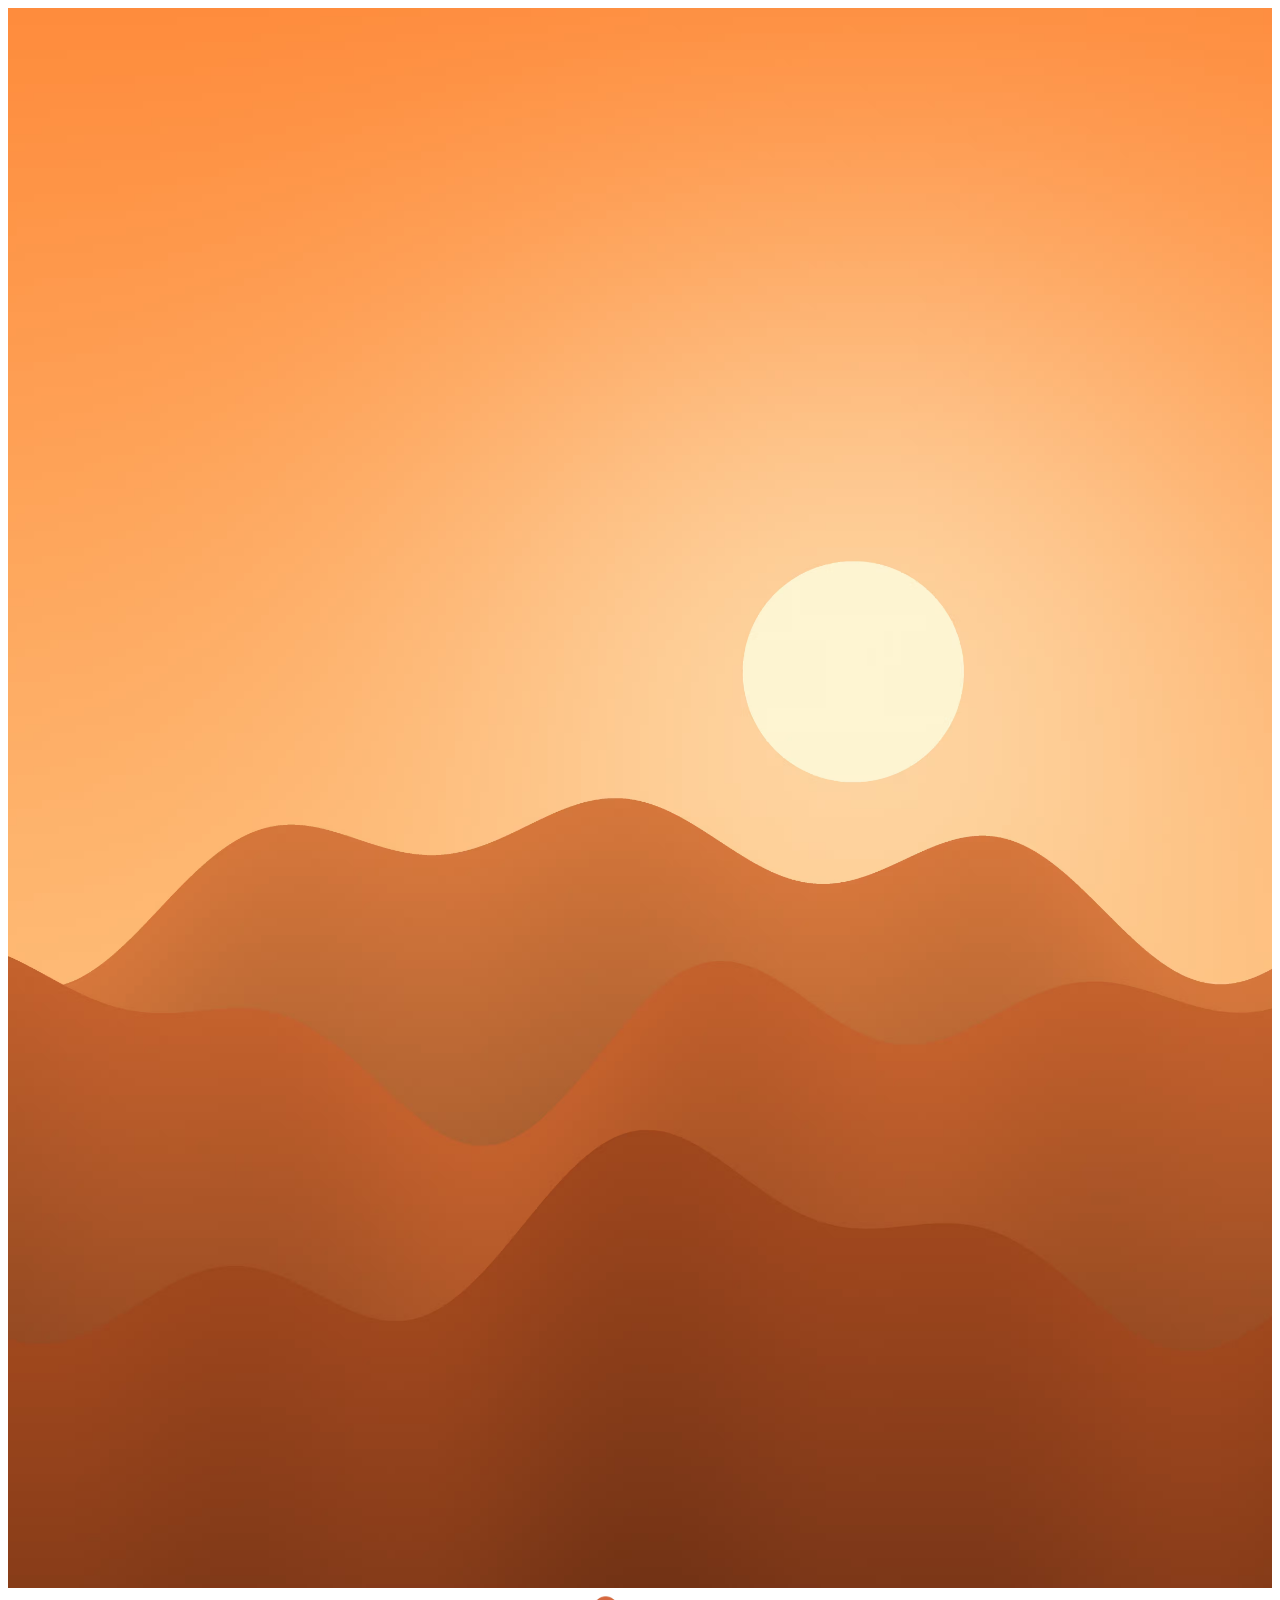
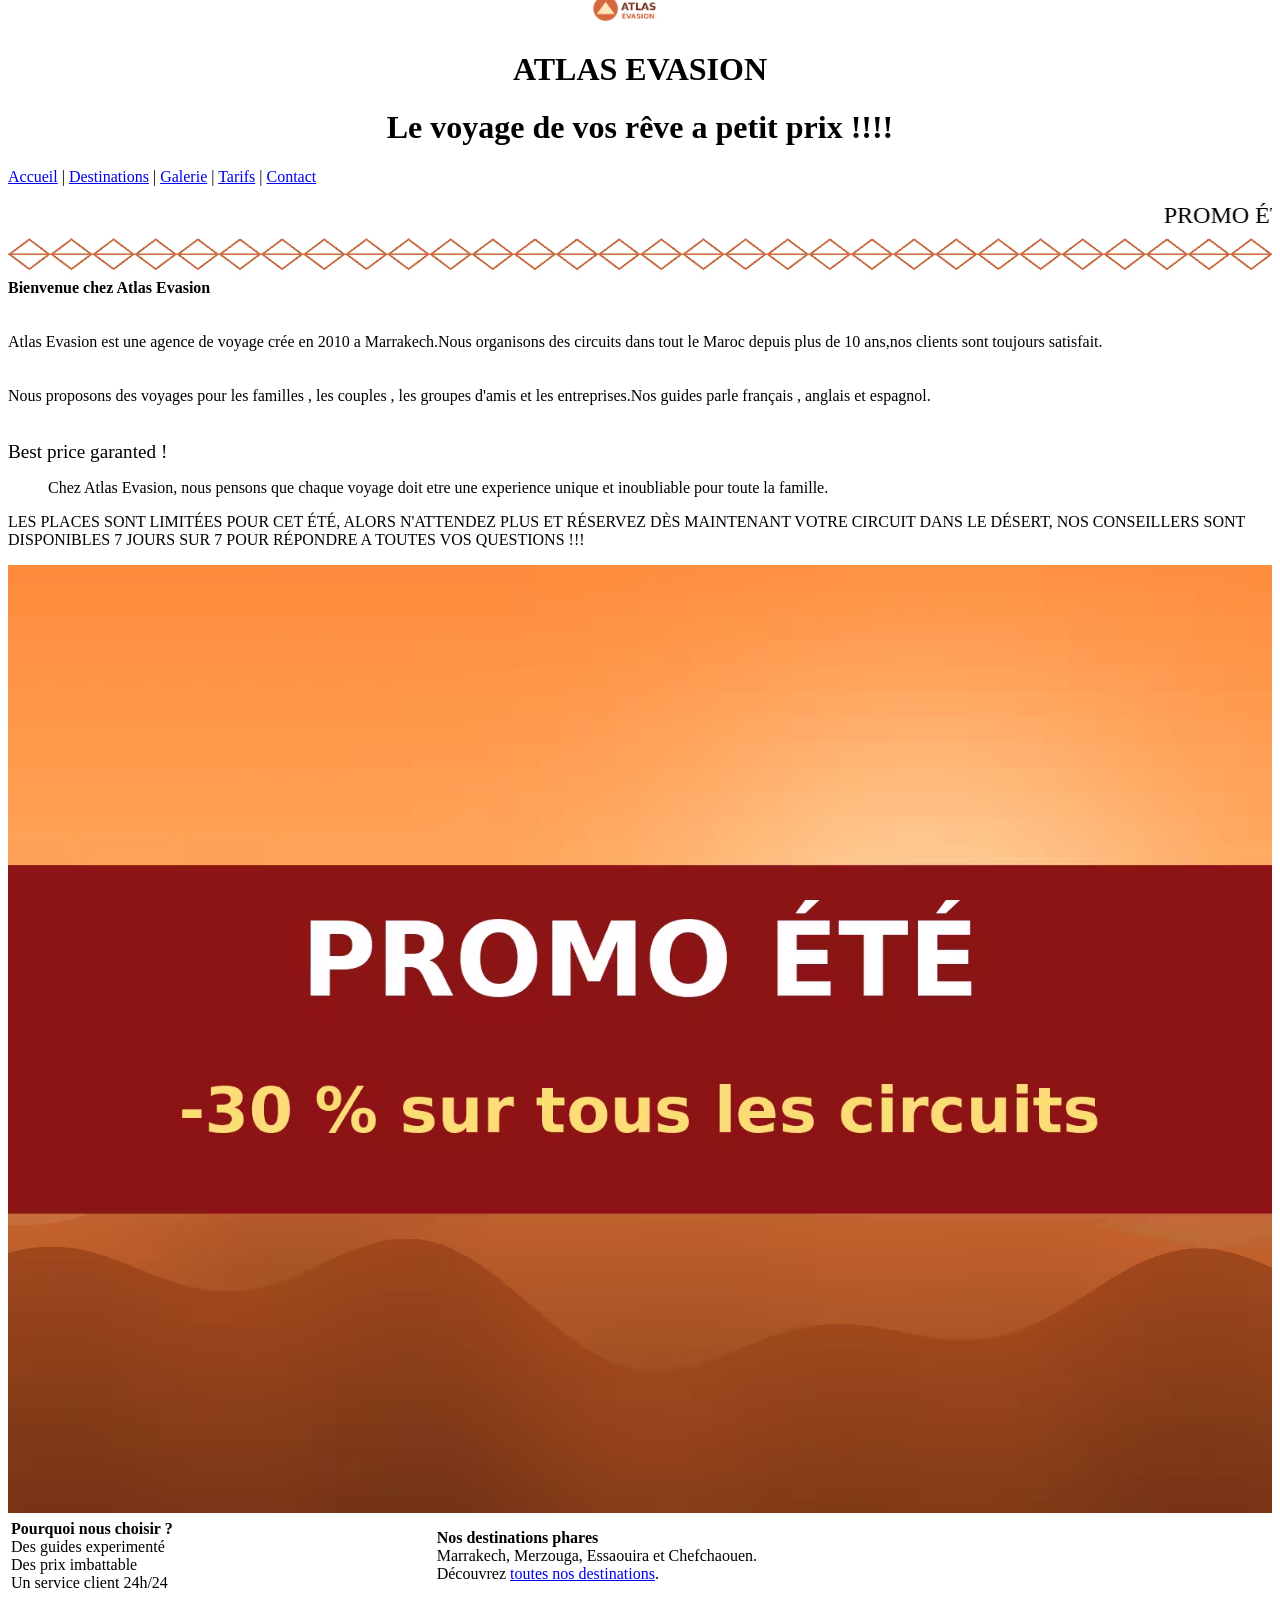
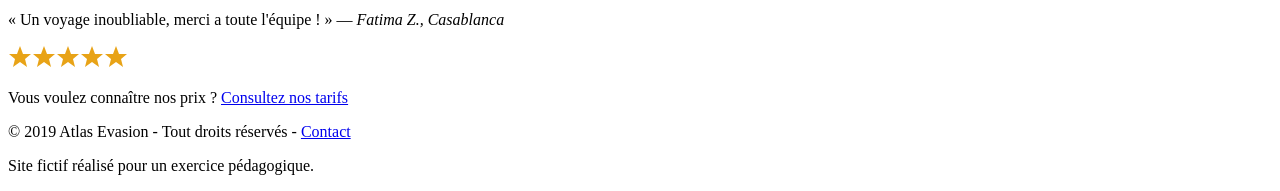
<file: index.html>
<!DOCTYPE html>
<html lang="fr">
<head>
<meta charset="UTF-8">
<meta name="viewport" content="width=device-width, initial-scale=1">
<title>Atlas Evasion - Accueil</title>
<meta name="description" content="Atlas Évasion, agence de voyage à Marrakech : circuits dans le désert, séjours à Essaouira et excursions dans l'Atlas.">
<link rel="stylesheet" href="style.css">
</head>
<body>

<div id="banniere">
<!-- Image LCP : pas de lazy-load, chargement prioritaire. Dimensions estimées : à remplacer par les vraies. -->
<img src="images/hero-desert.avif" alt="Dunes du désert de Merzouga au coucher du soleil" width="1600" height="900" fetchpriority="high">
</div>

<div id="entete">
<center>
<!-- Dimensions estimées : à remplacer par les vraies. -->
<a href="index.html"><img src="images/logo.avif" alt="Atlas Evasion - Accueil" width="100" height="100"></a>
<h1>ATLAS EVASION</h1>
<h1>Le voyage de vos rêve a petit prix !!!!</h1>
</center>
<p><a href="index.html">Accueil</a> | <a href="destinations.html">Destinations</a> | <a href="galerie.html">Galerie</a> | <a href="tarifs.html">Tarifs</a> | <a href="contact.html">Contact</a></p>
</div>

<marquee><font size="5">PROMO ÉTÉ : -30% sur tout les circuits jusqu'au 31/12/2022 !!! Book now !!!</font></marquee>

<!-- Désactivé : le WAV est lourd et l'autoplay est bloqué par les navigateurs.
<audio src="media/ambiance.wav" autoplay loop></audio>
-->

<!-- Image décorative : alt vide. Dimensions estimées : à remplacer par les vraies. -->
<img src="images/separateur.avif" alt="" width="800" height="40" loading="lazy" decoding="async">

<div id="presentation">
<b>Bienvenue chez Atlas Evasion</b>
<br><br><br>
Atlas Evasion est une agence de voyage crée en 2010 a Marrakech.Nous organisons des circuits dans tout le Maroc depuis plus de 10 ans,nos clients sont toujours satisfait.
<br><br><br>
Nous proposons des voyages pour les familles , les couples , les groupes d'amis et les entreprises.Nos guides parle français , anglais et espagnol.
<br><br><br>
<big>Best price garanted !</big>
</div>

<blockquote>Chez Atlas Evasion, nous pensons que chaque voyage doit etre une experience unique et inoubliable pour toute la famille.</blockquote>

<p>LES PLACES SONT LIMITÉES POUR CET ÉTÉ, ALORS N'ATTENDEZ PLUS ET RÉSERVEZ DÈS MAINTENANT VOTRE CIRCUIT DANS LE DÉSERT, NOS CONSEILLERS SONT DISPONIBLES 7 JOURS SUR 7 POUR RÉPONDRE A TOUTES VOS QUESTIONS !!!</p>

<img src="images/promo-ete.avif" alt="Promotion d'été sur les circuits" width="800" height="200" loading="lazy" decoding="async">

<table width="100%">
<tr>
<td>
<b>Pourquoi nous choisir ?</b><br>
Des guides experimenté<br>
Des prix imbattable<br>
Un service client 24h/24<br>
</td>
<td>
<b>Nos destinations phares</b><br>
Marrakech, Merzouga, Essaouira et Chefchaouen.<br>
Découvrez <a href="destinations.html">toutes nos destinations</a>.
</td>
</tr>
</table>

<p>« Un voyage inoubliable, merci a toute l'équipe ! » — <cite>Fatima Z., Casablanca</cite></p>
<svg role="img" aria-label="Note de 5 étoiles sur 5" width="120" height="24" viewBox="0 0 120 24"><g transform="translate(0,0)" fill="#E8A317"><polygon points="12,1 15,9 23,9 17,14 19,22 12,17 5,22 7,14 1,9 9,9"/></g><g transform="translate(24,0)" fill="#E8A317"><polygon points="12,1 15,9 23,9 17,14 19,22 12,17 5,22 7,14 1,9 9,9"/></g><g transform="translate(48,0)" fill="#E8A317"><polygon points="12,1 15,9 23,9 17,14 19,22 12,17 5,22 7,14 1,9 9,9"/></g><g transform="translate(72,0)" fill="#E8A317"><polygon points="12,1 15,9 23,9 17,14 19,22 12,17 5,22 7,14 1,9 9,9"/></g><g transform="translate(96,0)" fill="#E8A317"><polygon points="12,1 15,9 23,9 17,14 19,22 12,17 5,22 7,14 1,9 9,9"/></g></svg>

<p>Vous voulez connaître nos prix ? <a href="tarifs.html">Consultez nos tarifs</a></p>

<div id="pied">
<p>© 2019 Atlas Evasion - Tout droits réservés - <a href="contact.html">Contact</a></p>
<p>Site fictif réalisé pour un exercice pédagogique.</p>
</div>

</body>
</html>
</file>
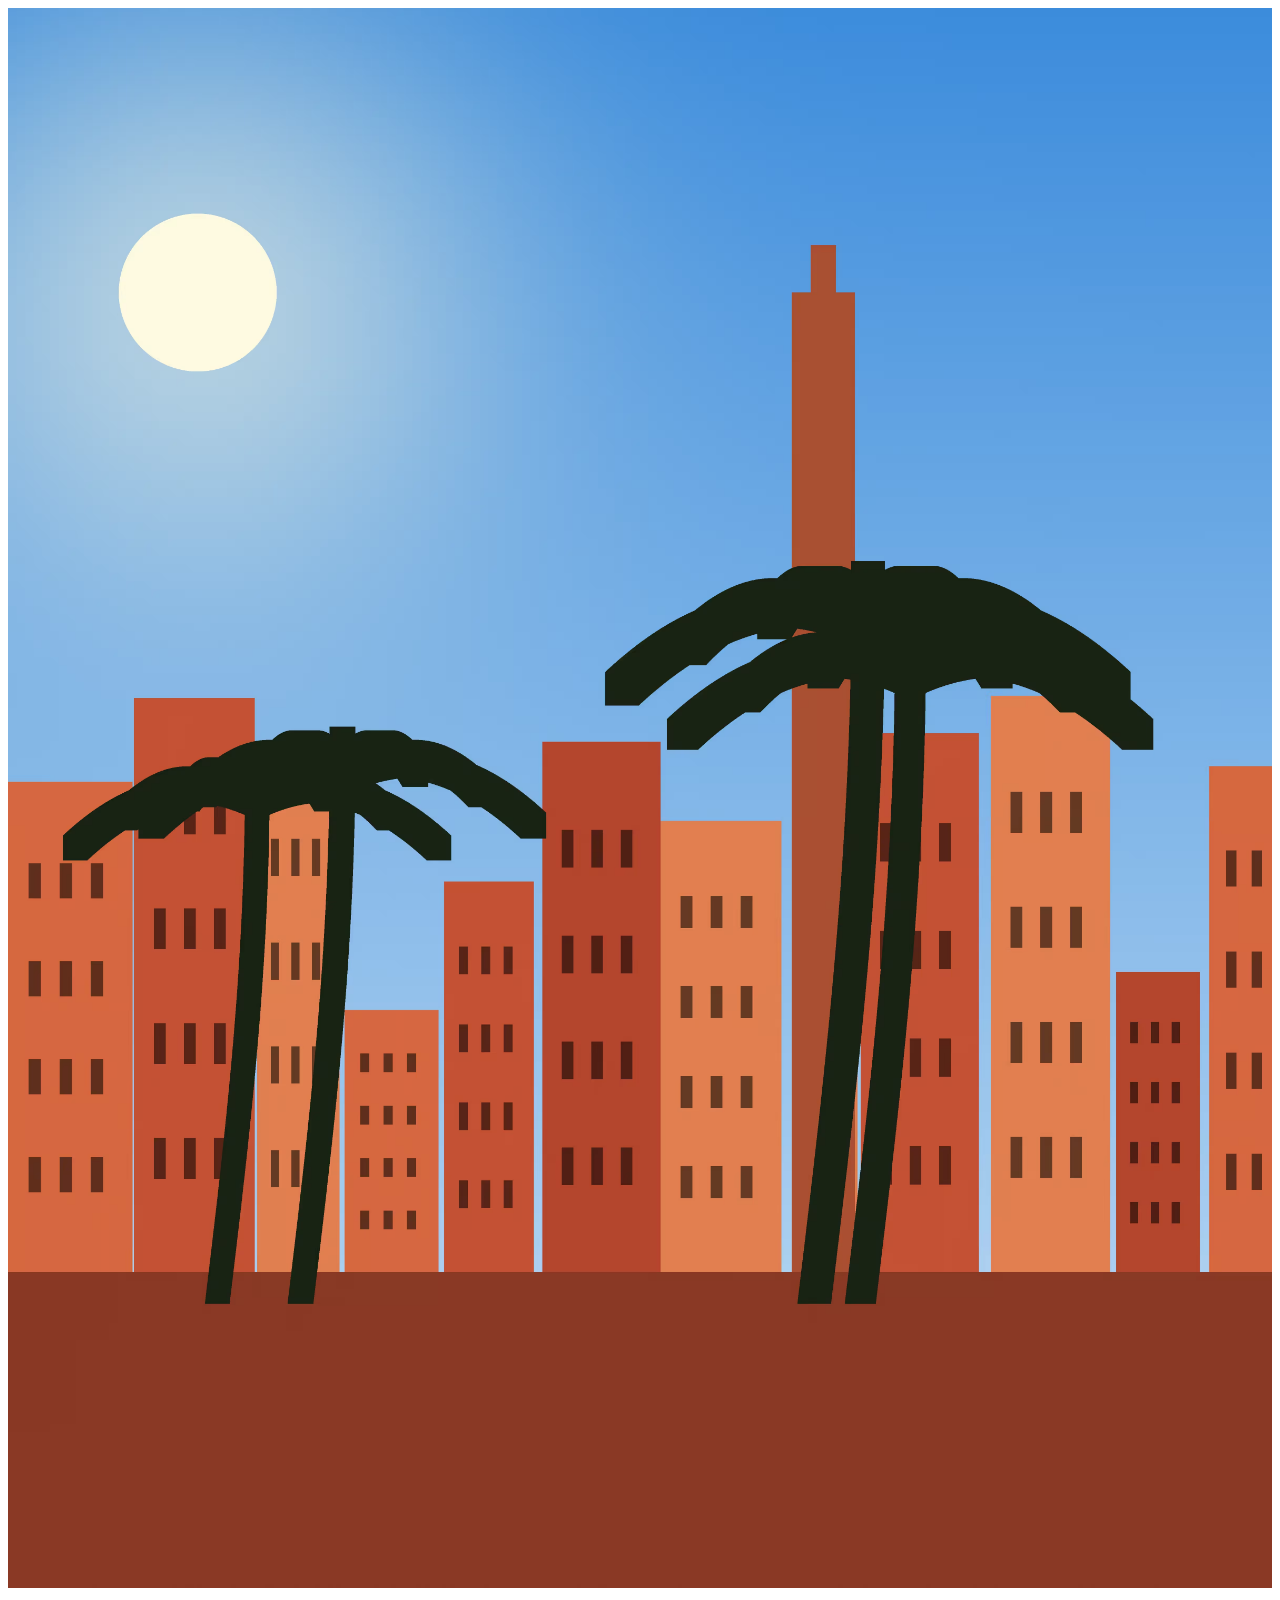
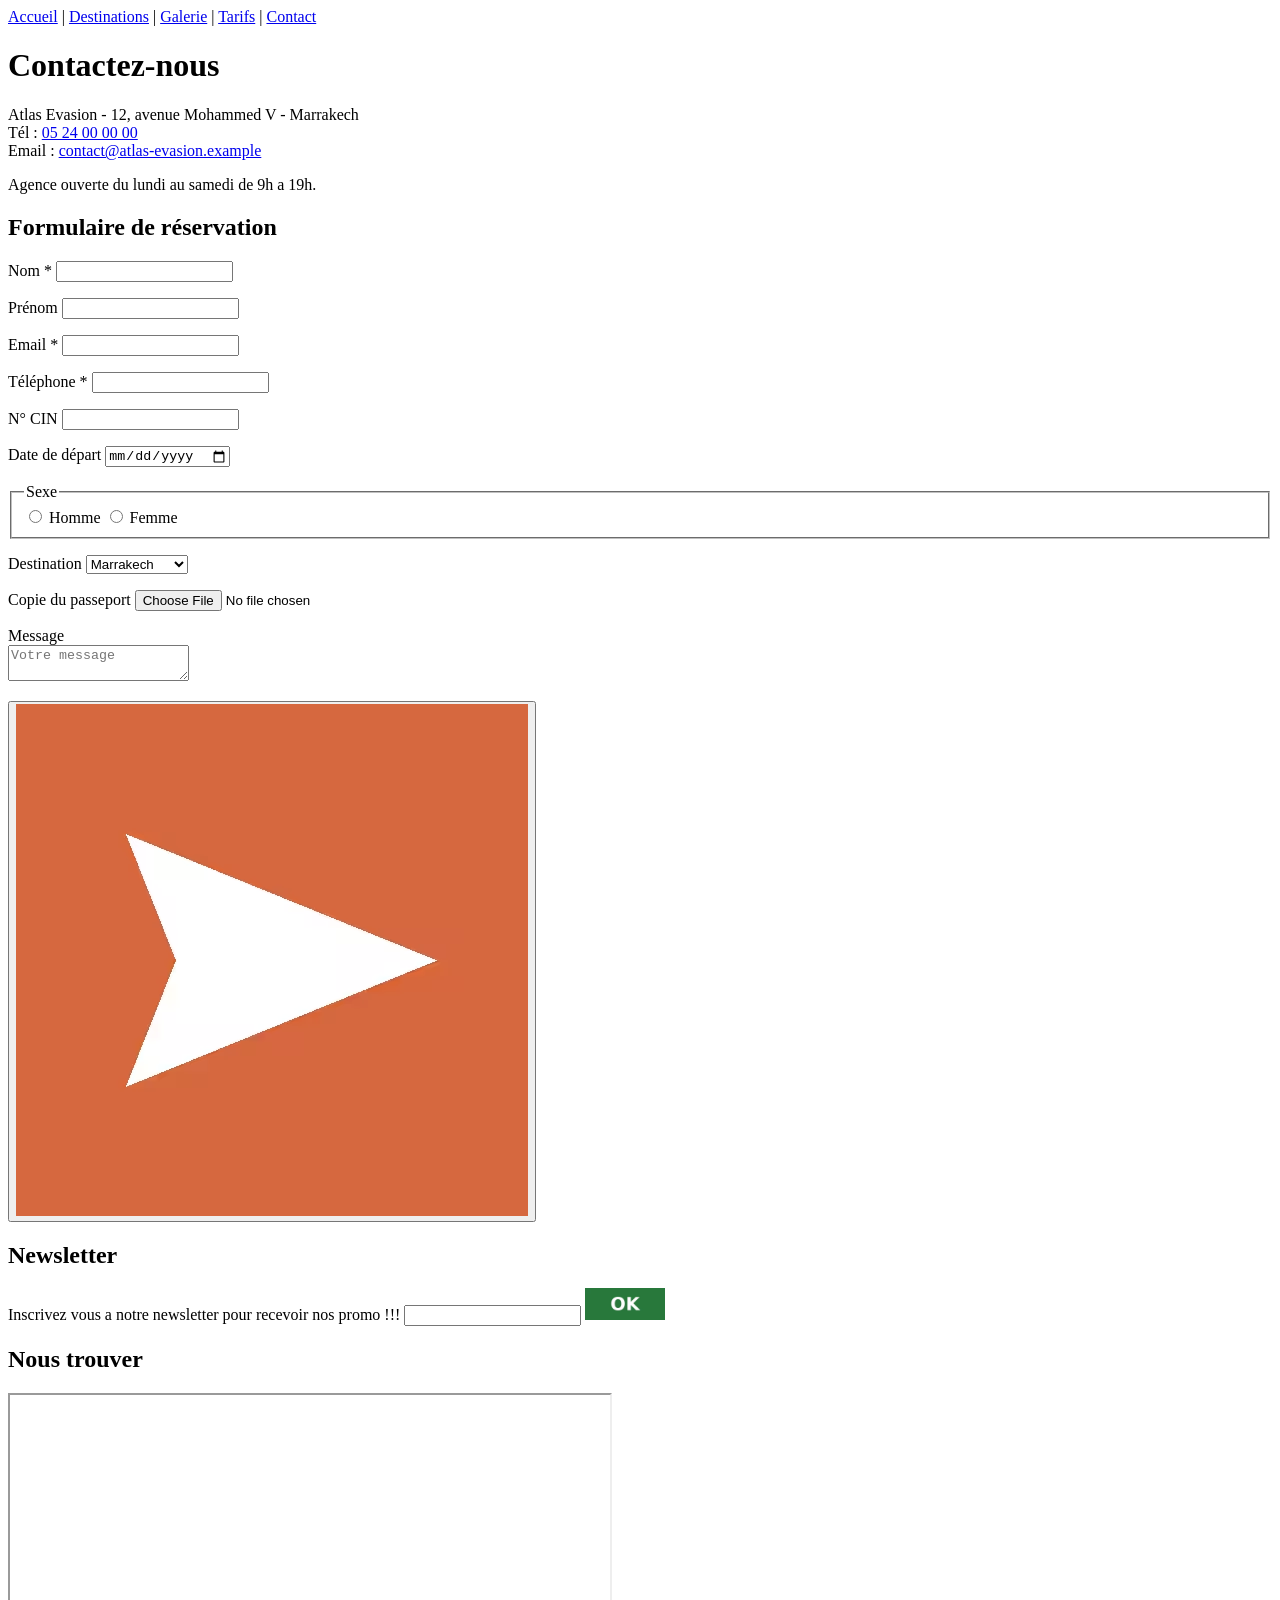
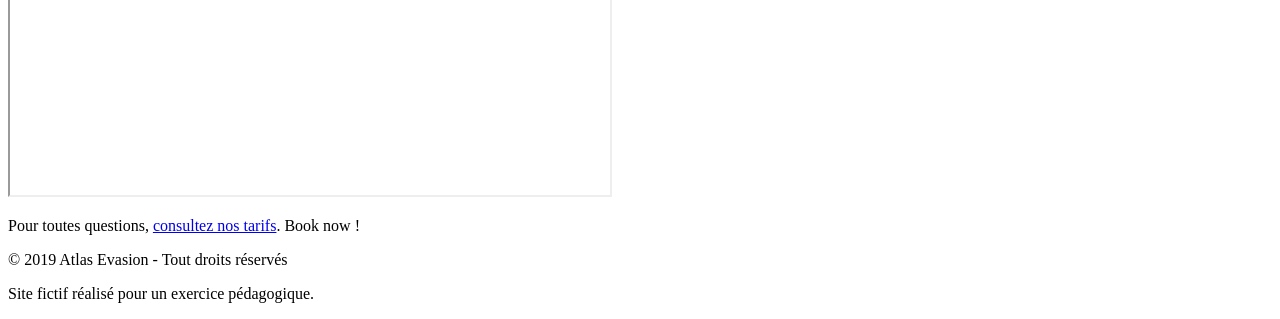
<file: contact.html>
<!DOCTYPE html>
<html lang="fr">
<head>
<meta charset="UTF-8">
<meta name="viewport" content="width=device-width, initial-scale=1">
<title>Atlas Evasion - Contact</title>
<meta name="description" content="Contactez Atlas Évasion pour réserver votre voyage au Maroc.">
<link rel="stylesheet" href="style.css">
</head>
<body>

<!-- Image LCP : chargement prioritaire. Dimensions estimées : à remplacer par les vraies. -->
<img src="images/banniere-contact.avif" alt="La médina de Marrakech et le minaret de la Koutoubia" width="1600" height="400" fetchpriority="high">

<div id="menu">
<p><a href="index.html">Accueil</a> | <a href="destinations.html">Destinations</a> | <a href="galerie.html">Galerie</a> | <a href="tarifs.html">Tarifs</a> | <a href="contact.html">Contact</a></p>
</div>

<h1>Contactez-nous</h1>

<p id="infos">Atlas Evasion - 12, avenue Mohammed V - Marrakech<br>
Tél : <a href="tel:+212524000000">05 24 00 00 00</a><br>
Email : <a href="mailto:contact@atlas-evasion.example">contact@atlas-evasion.example</a></p>

<p>Agence ouverte du lundi au samedi de 9h a 19h.</p>

<h2>Formulaire de réservation</h2>

<form action="https://www.it-training.ma/atlas/envoi.php" method="post" enctype="multipart/form-data">

<p><label for="nom">Nom *</label> <input type="text" id="nom" name="nom" autocomplete="family-name" required></p>

<p><label for="prenom">Prénom</label> <input type="text" id="prenom" name="prenom" autocomplete="given-name"></p>

<p><label for="email">Email *</label> <input type="email" id="email" name="email" autocomplete="email" required></p>

<p><label for="tel">Téléphone *</label> <input type="tel" id="tel" name="tel" autocomplete="tel" required></p>

<p><label for="cin">N° CIN</label> <input type="text" id="cin" name="cin"></p>

<p><label for="date_depart">Date de départ</label> <input type="date" id="date_depart" name="date_depart"></p>

<fieldset>
<legend>Sexe</legend>
<label><input type="radio" name="sexe" value="H"> Homme</label>
<label><input type="radio" name="sexe" value="F"> Femme</label>
</fieldset>

<p><label for="destination">Destination</label>
<select id="destination" name="destination">
<option>Marrakech</option>
<option>Merzouga</option>
<option>Chefchaouen</option>
<option>Essaouira</option>
</select></p>

<p><label for="passeport">Copie du passeport</label> <input type="file" id="passeport" name="passeport"></p>

<p><label for="message">Message</label><br>
<textarea id="message" name="message" placeholder="Votre message"></textarea></p>

<p><button type="submit"><img src="images/icone-envoyer.avif" alt="Envoyer" width="40" height="40"></button></p>

</form>

<div id="newsletter">
<h2>Newsletter</h2>
<form action="https://www.it-training.ma/atlas/newsletter.php" method="post">
<p><label for="mail_news">Inscrivez vous a notre newsletter pour recevoir nos promo !!!</label> <input type="email" id="mail_news" name="mail_news" autocomplete="email" required> <input type="image" src="images/btn-ok.avif" alt="S'inscrire à la newsletter" width="80" height="32"></p>
</form>
</div>

<h2>Nous trouver</h2>
<iframe src="https://www.openstreetmap.org/export/embed.html?bbox=-8.02%2C31.62%2C-7.98%2C31.64&amp;layer=mapnik" title="Carte : emplacement d'Atlas Evasion à Marrakech" width="600" height="400" loading="lazy"></iframe>

<p>Pour toutes questions, <a href="tarifs.html">consultez nos tarifs</a>. <span lang="en">Book now !</span></p>

<div id="pied">
<p>© 2019 Atlas Evasion - Tout droits réservés</p>
<p>Site fictif réalisé pour un exercice pédagogique.</p>
</div>

</body>
</html>
</file>
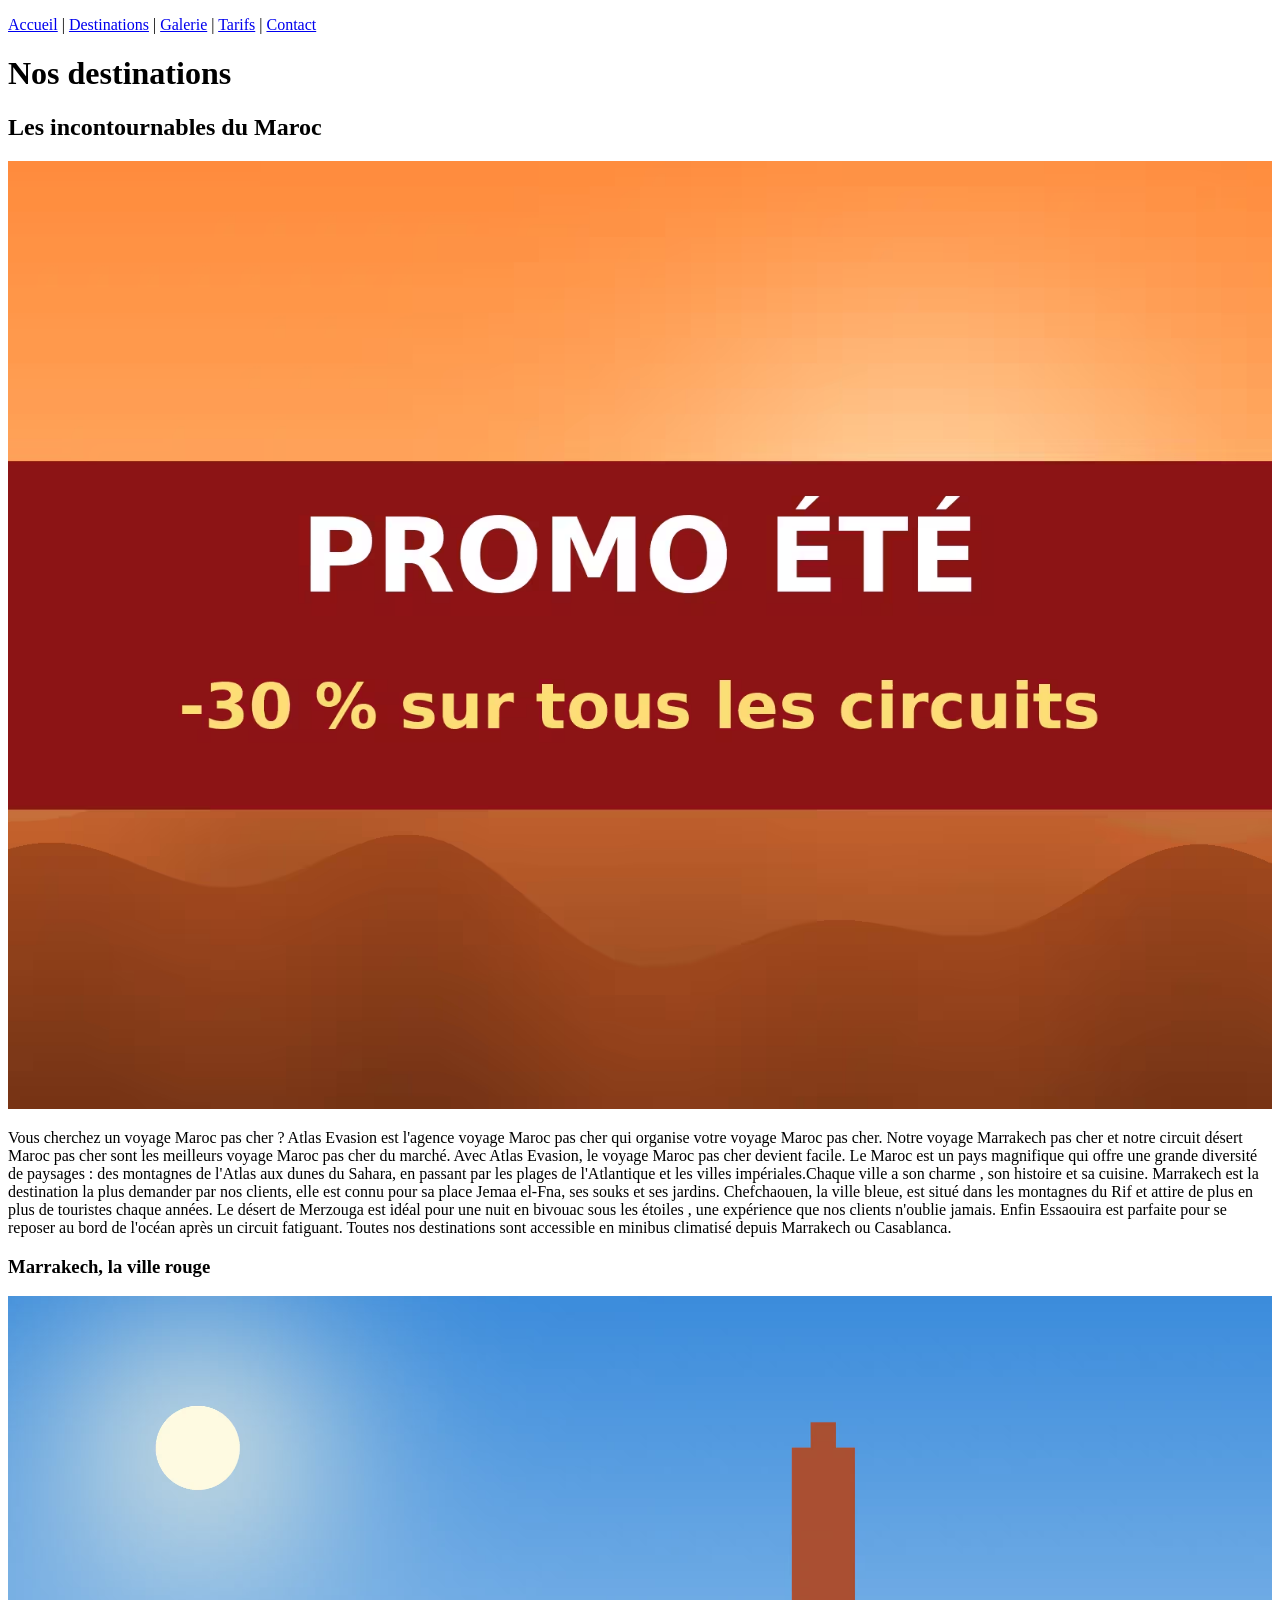
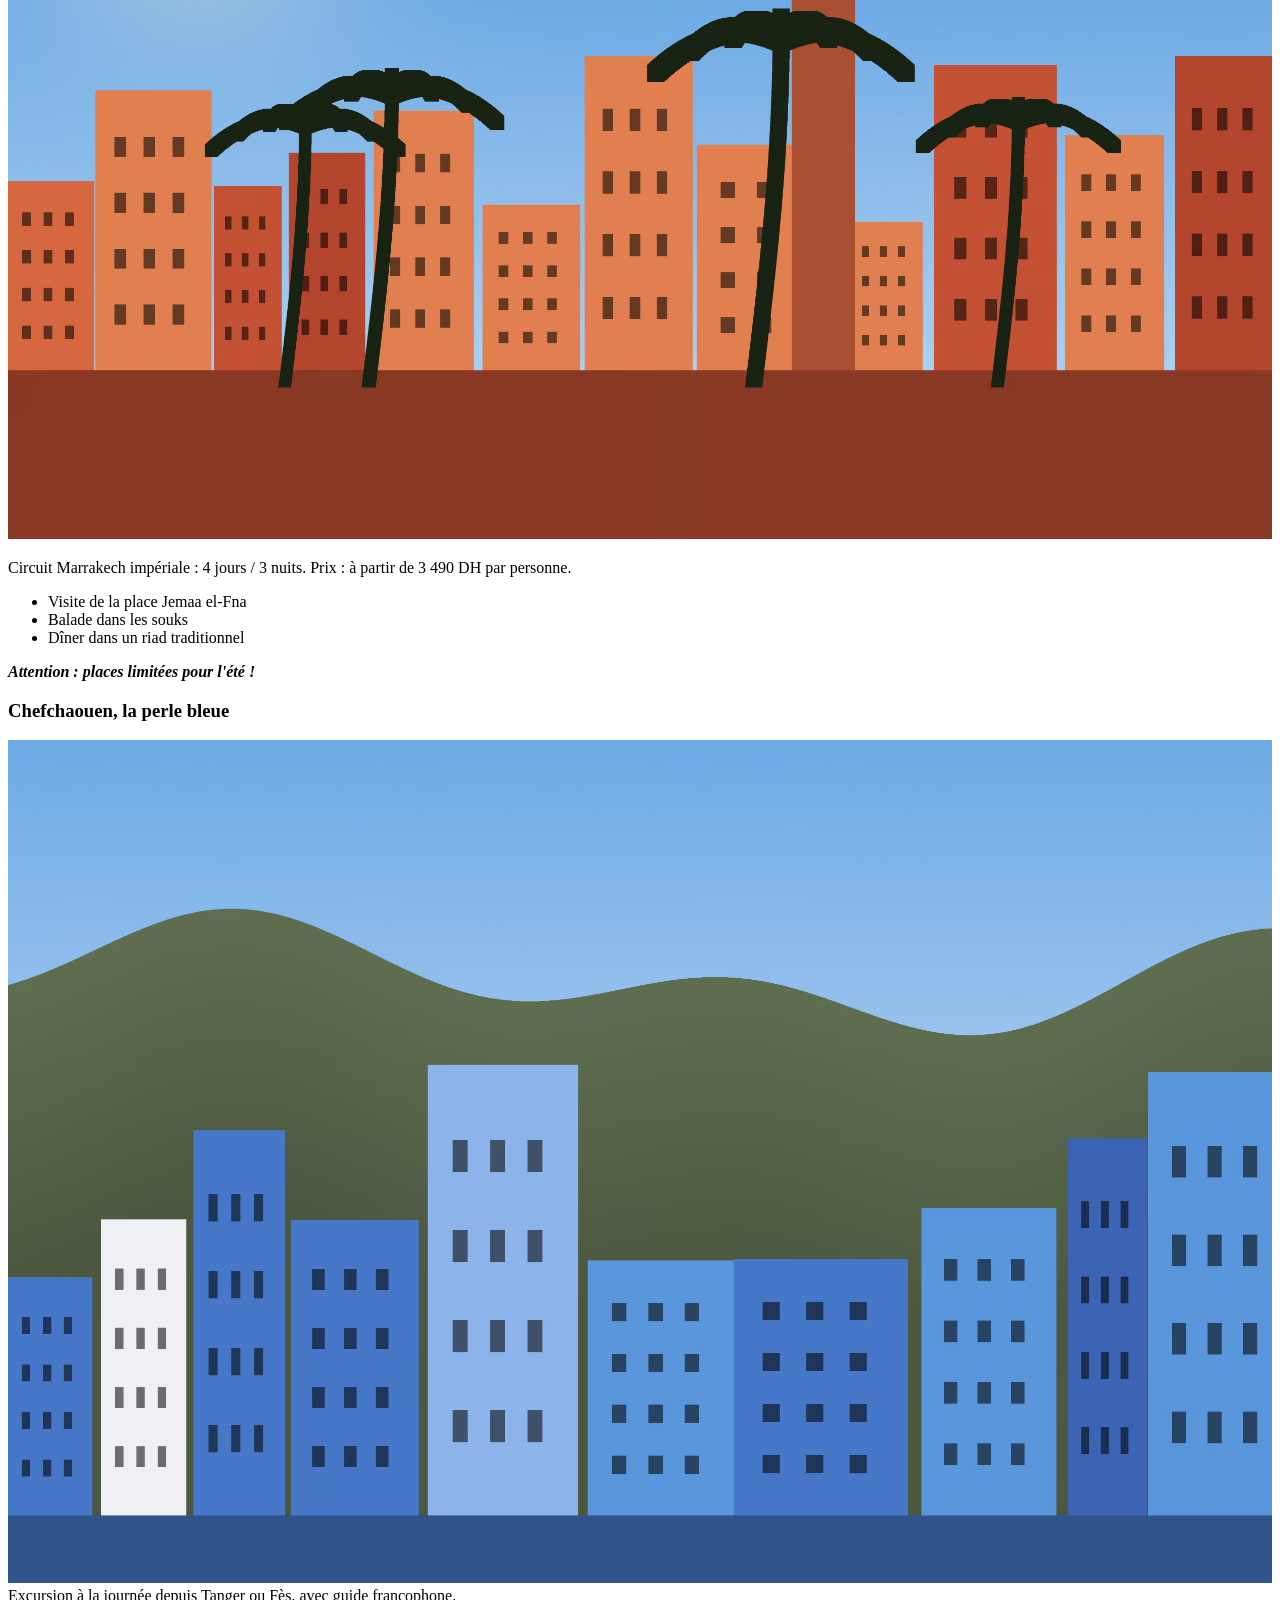
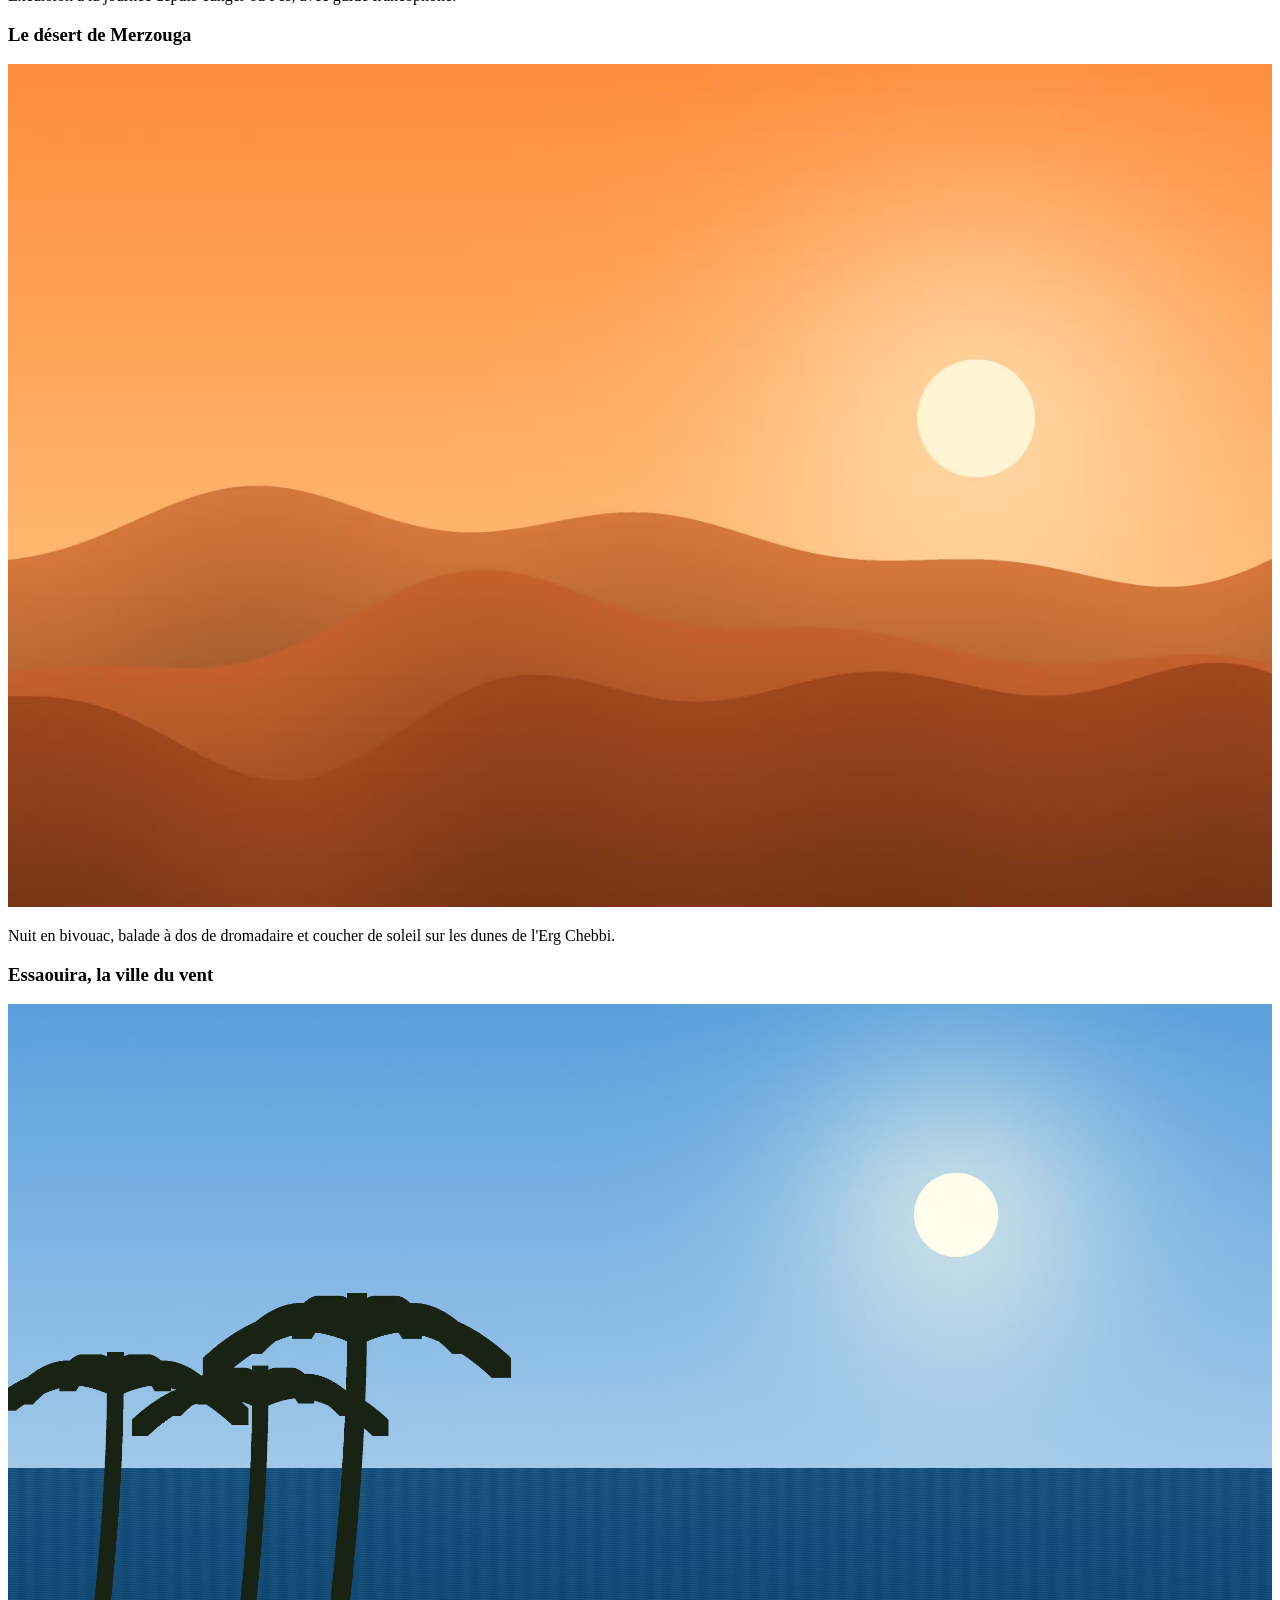
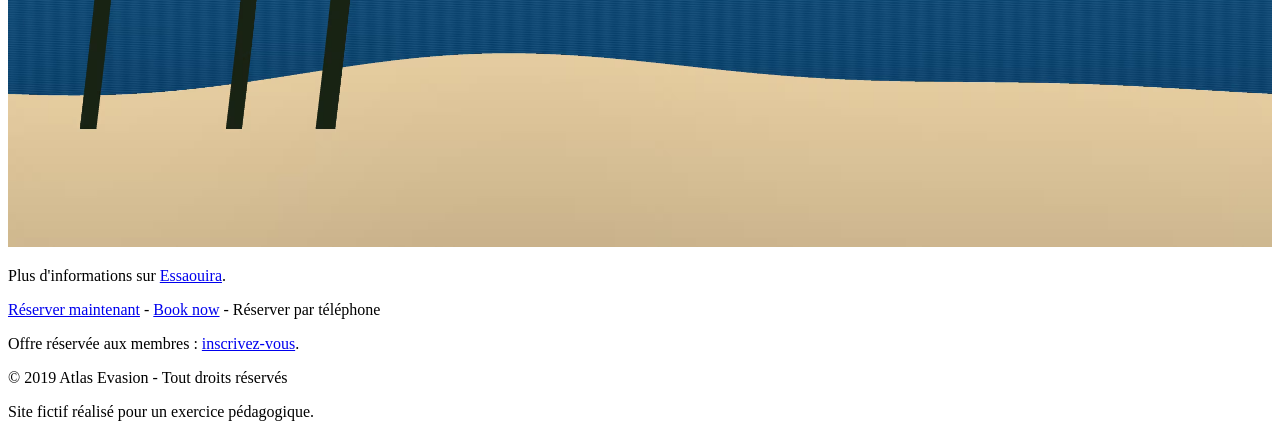
<file: destinations.html>
<!DOCTYPE html>
<html lang="fr">
<head>
<meta charset="UTF-8">
<meta name="viewport" content="width=device-width, initial-scale=1">
<title>Atlas Evasion - Destinations</title>
<meta name="description" content="Découvrez nos destinations au Maroc : Marrakech, Chefchaouen, le désert de Merzouga et Essaouira.">
<link rel="stylesheet" href="style.css">
</head>
<body>

<div id="menu">
<p><a href="index.html">Accueil</a> | <a href="destinations.html">Destinations</a> | <a href="galerie.html">Galerie</a> | <a href="tarifs.html">Tarifs</a> | <a href="contact.html">Contact</a></p>
</div>

<h1>Nos destinations</h1>
<h2>Les incontournables du Maroc</h2>

<!-- Première image de la page : chargement prioritaire -->
<img src="images/promo-ete.avif" alt="Promo été : -30 % sur le circuit du désert" width="800" height="200" fetchpriority="high">

<p>Vous cherchez un voyage Maroc pas cher ? Atlas Evasion est l'agence voyage Maroc pas cher qui organise votre voyage Maroc pas cher. Notre voyage Marrakech pas cher et notre circuit désert Maroc pas cher sont les meilleurs voyage Maroc pas cher du marché. Avec Atlas Evasion, le voyage Maroc pas cher devient facile. Le Maroc est un pays magnifique qui offre une grande diversité de paysages : des montagnes de l'Atlas aux dunes du Sahara, en passant par les plages de l'Atlantique et les villes impériales.Chaque ville a son charme , son histoire et sa cuisine. Marrakech est la destination la plus demander par nos clients, elle est connu pour sa place Jemaa el-Fna, ses souks et ses jardins. Chefchaouen, la ville bleue, est situé dans les montagnes du Rif et attire de plus en plus de touristes chaque années. Le désert de Merzouga est idéal pour une nuit en bivouac sous les étoiles , une expérience que nos clients n'oublie jamais. Enfin Essaouira est parfaite pour se reposer au bord de l'océan après un circuit fatiguant. Toutes nos destinations sont accessible en minibus climatisé depuis Marrakech ou Casablanca.</p>

<!-- Dimensions estimées (1200x800) pour les 4 images ci-dessous : à remplacer par les vraies.
     Alt à affiner selon le contenu réel de chaque photo. -->
<h3>Marrakech, la ville rouge</h3>
<img src="images/marrakech.avif" alt="Marrakech, la ville rouge" width="1200" height="800" loading="lazy" decoding="async">
<p>Circuit Marrakech impériale : 4 jours / 3 nuits. Prix : à partir de 3 490 DH par personne.</p>
<ul>
<li>Visite de la place Jemaa el-Fna</li>
<li>Balade dans les souks</li>
<li>Dîner dans un riad traditionnel</li>
</ul>

<p><b><i>Attention : places limitées pour l'été !</i></b></p>

<h3>Chefchaouen, la perle bleue</h3>
<img src="images/chefchaouen.avif" alt="Chefchaouen, la perle bleue" width="1200" height="800" loading="lazy" decoding="async">
<div class="bloc"><span>Excursion à la journée depuis Tanger ou Fès, avec guide francophone.</span></div>

<h3>Le désert de Merzouga</h3>
<img src="images/sahara.avif" alt="Dunes du désert de Merzouga" width="1200" height="800" loading="lazy" decoding="async">
<p>Nuit en bivouac, balade à dos de dromadaire et coucher de soleil sur les dunes de l'Erg Chebbi.</p>

<h3>Essaouira, la ville du vent</h3>
<img src="images/essaouira.avif" alt="Essaouira, la ville du vent" width="1200" height="800" loading="lazy" decoding="async">
<p>Plus d'informations sur <a href="essaouira.html">Essaouira</a>.</p>

<p><a href="contact.html">Réserver maintenant</a> - <a href="contact.html" lang="en">Book now</a> - <span>Réserver par téléphone</span></p>

<p>Offre réservée aux membres : <a href="contact.html">inscrivez-vous</a>.</p>

<div id="pied">
<p>© 2019 Atlas Evasion - Tout droits réservés</p>
<p>Site fictif réalisé pour un exercice pédagogique.</p>
</div>

</body>
</html>
</file>
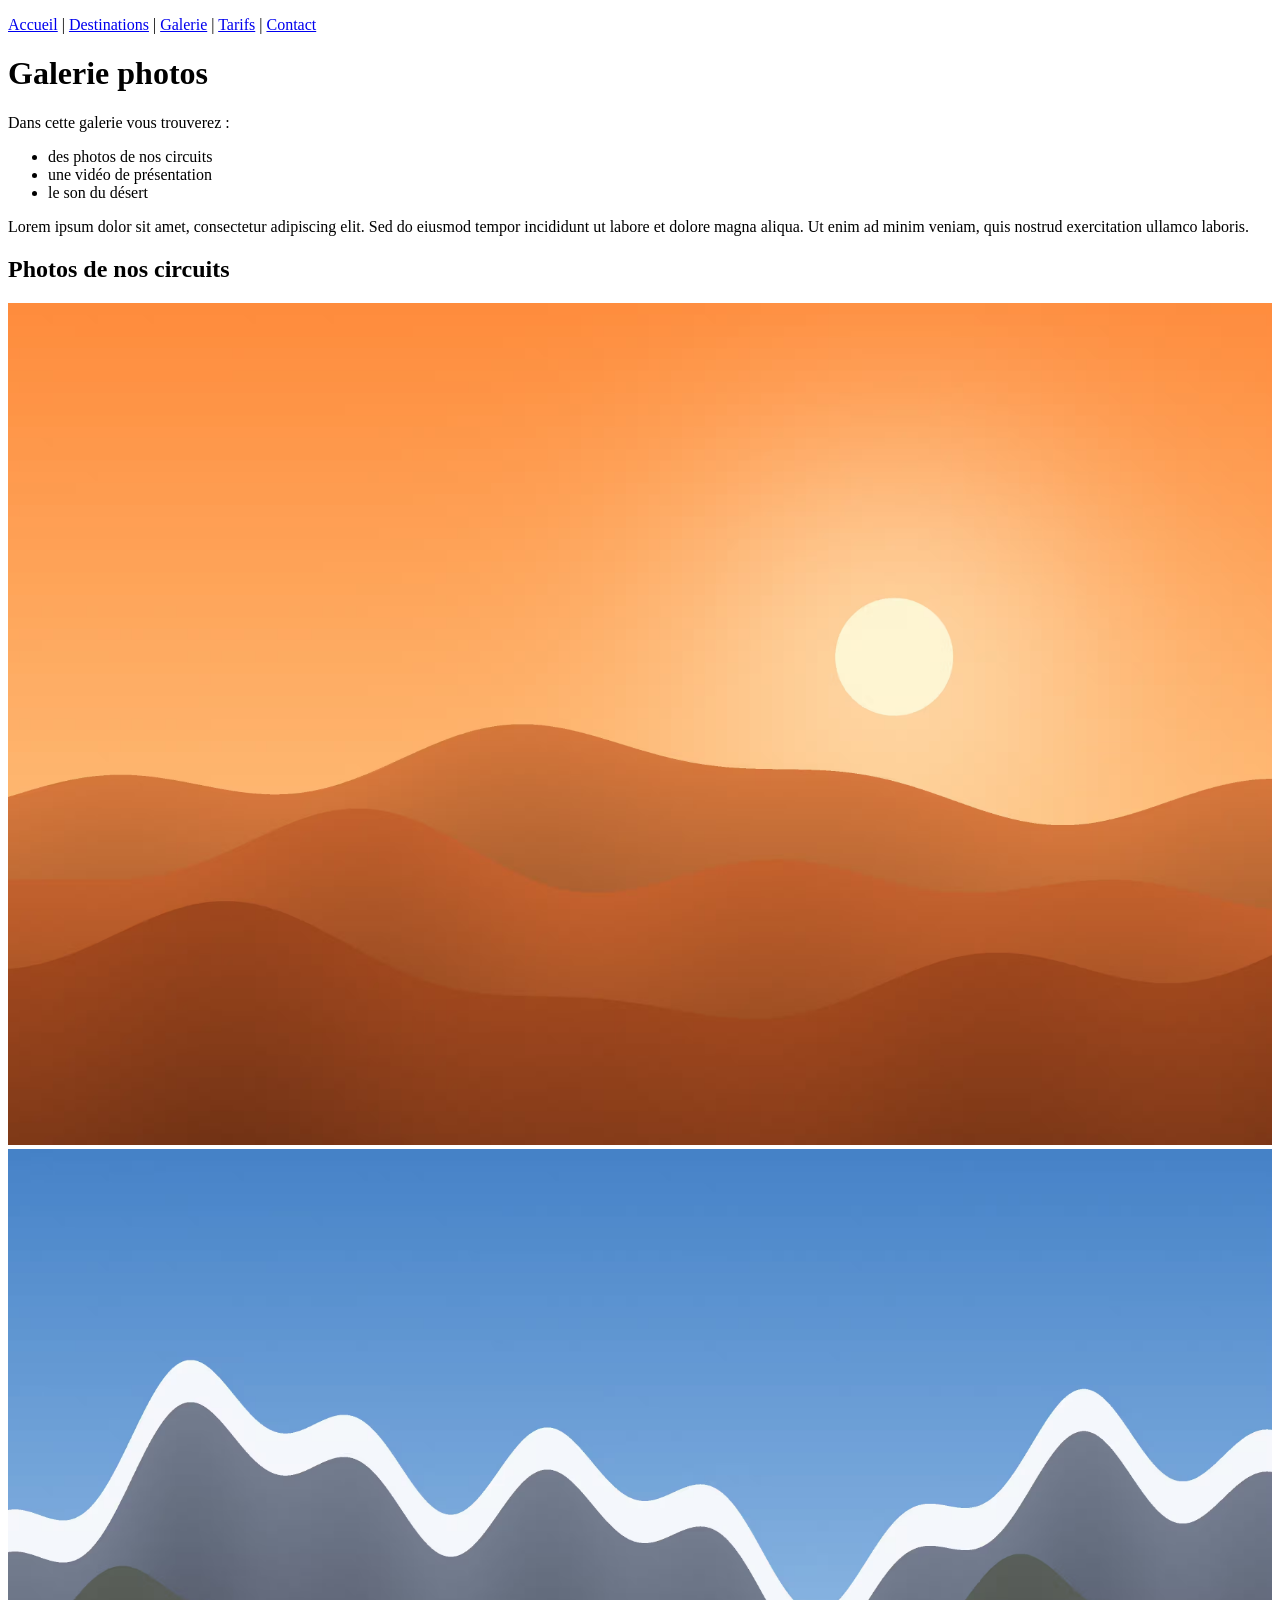
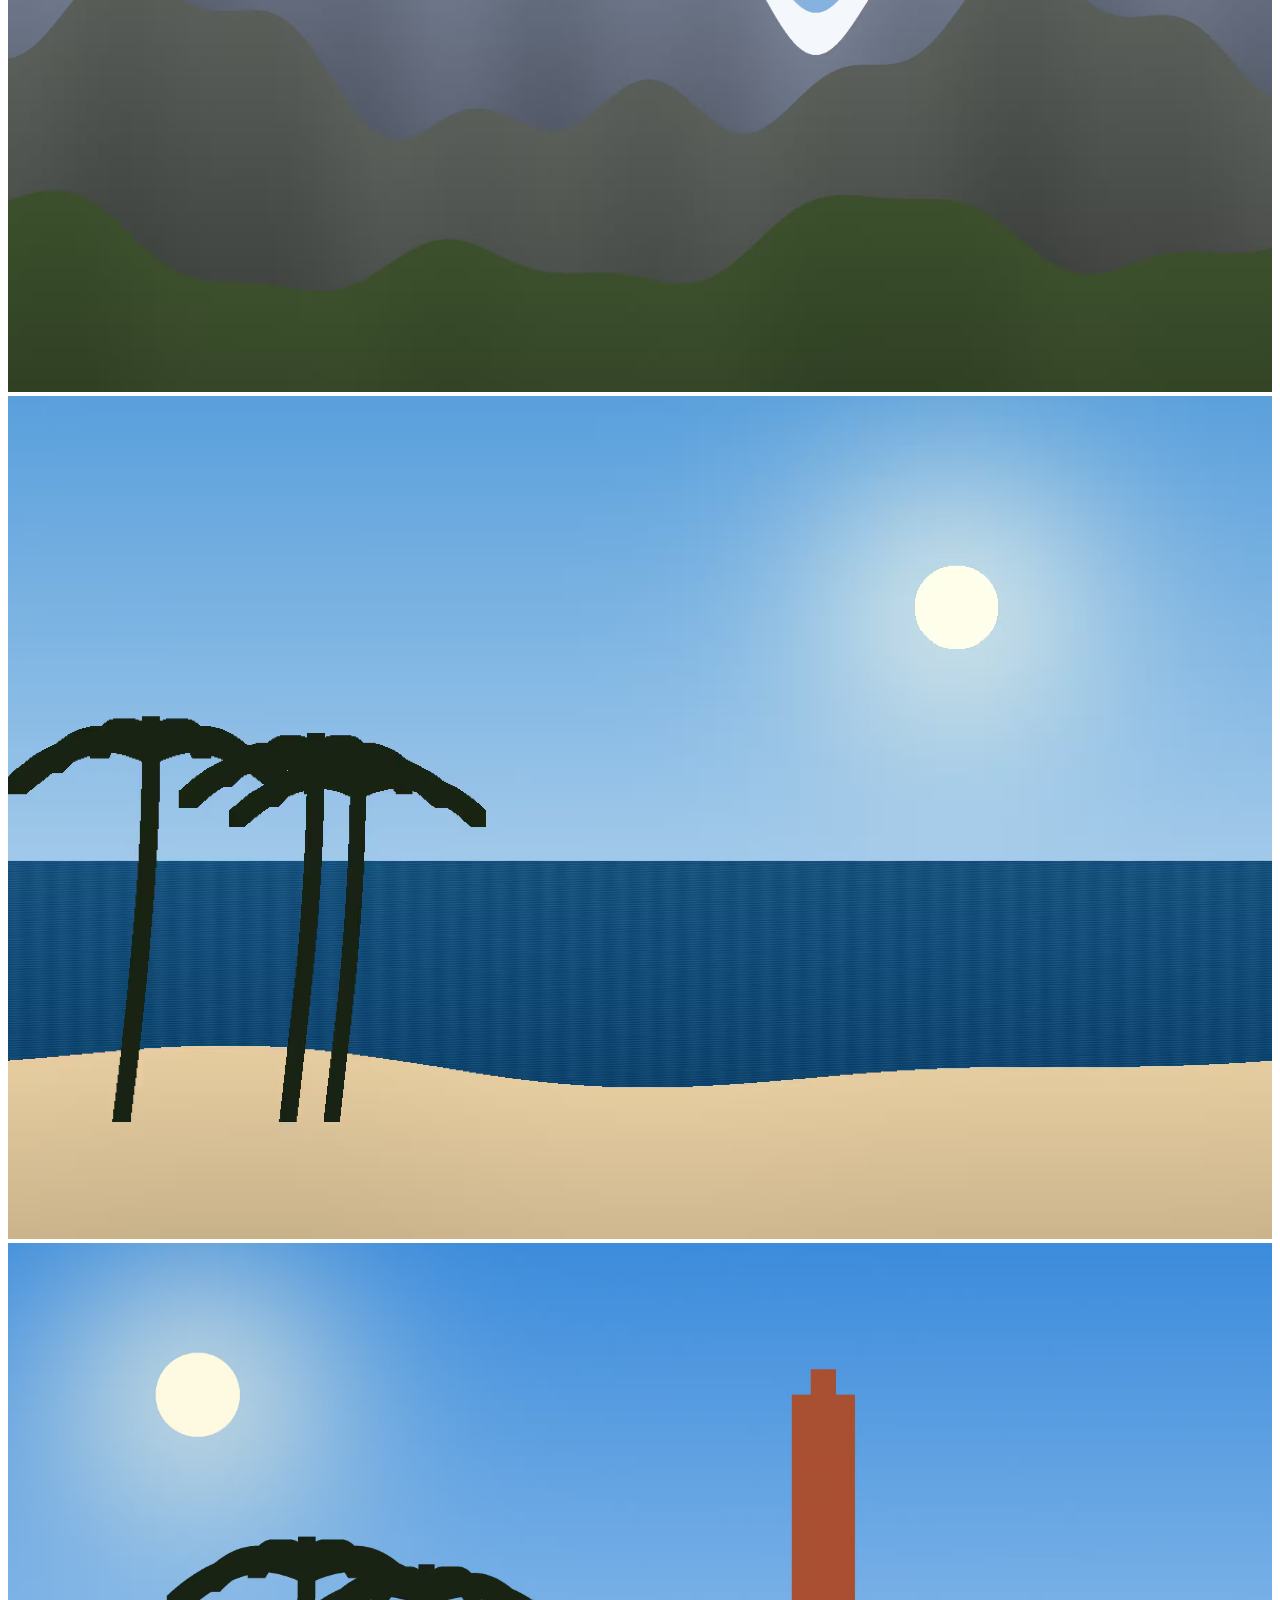
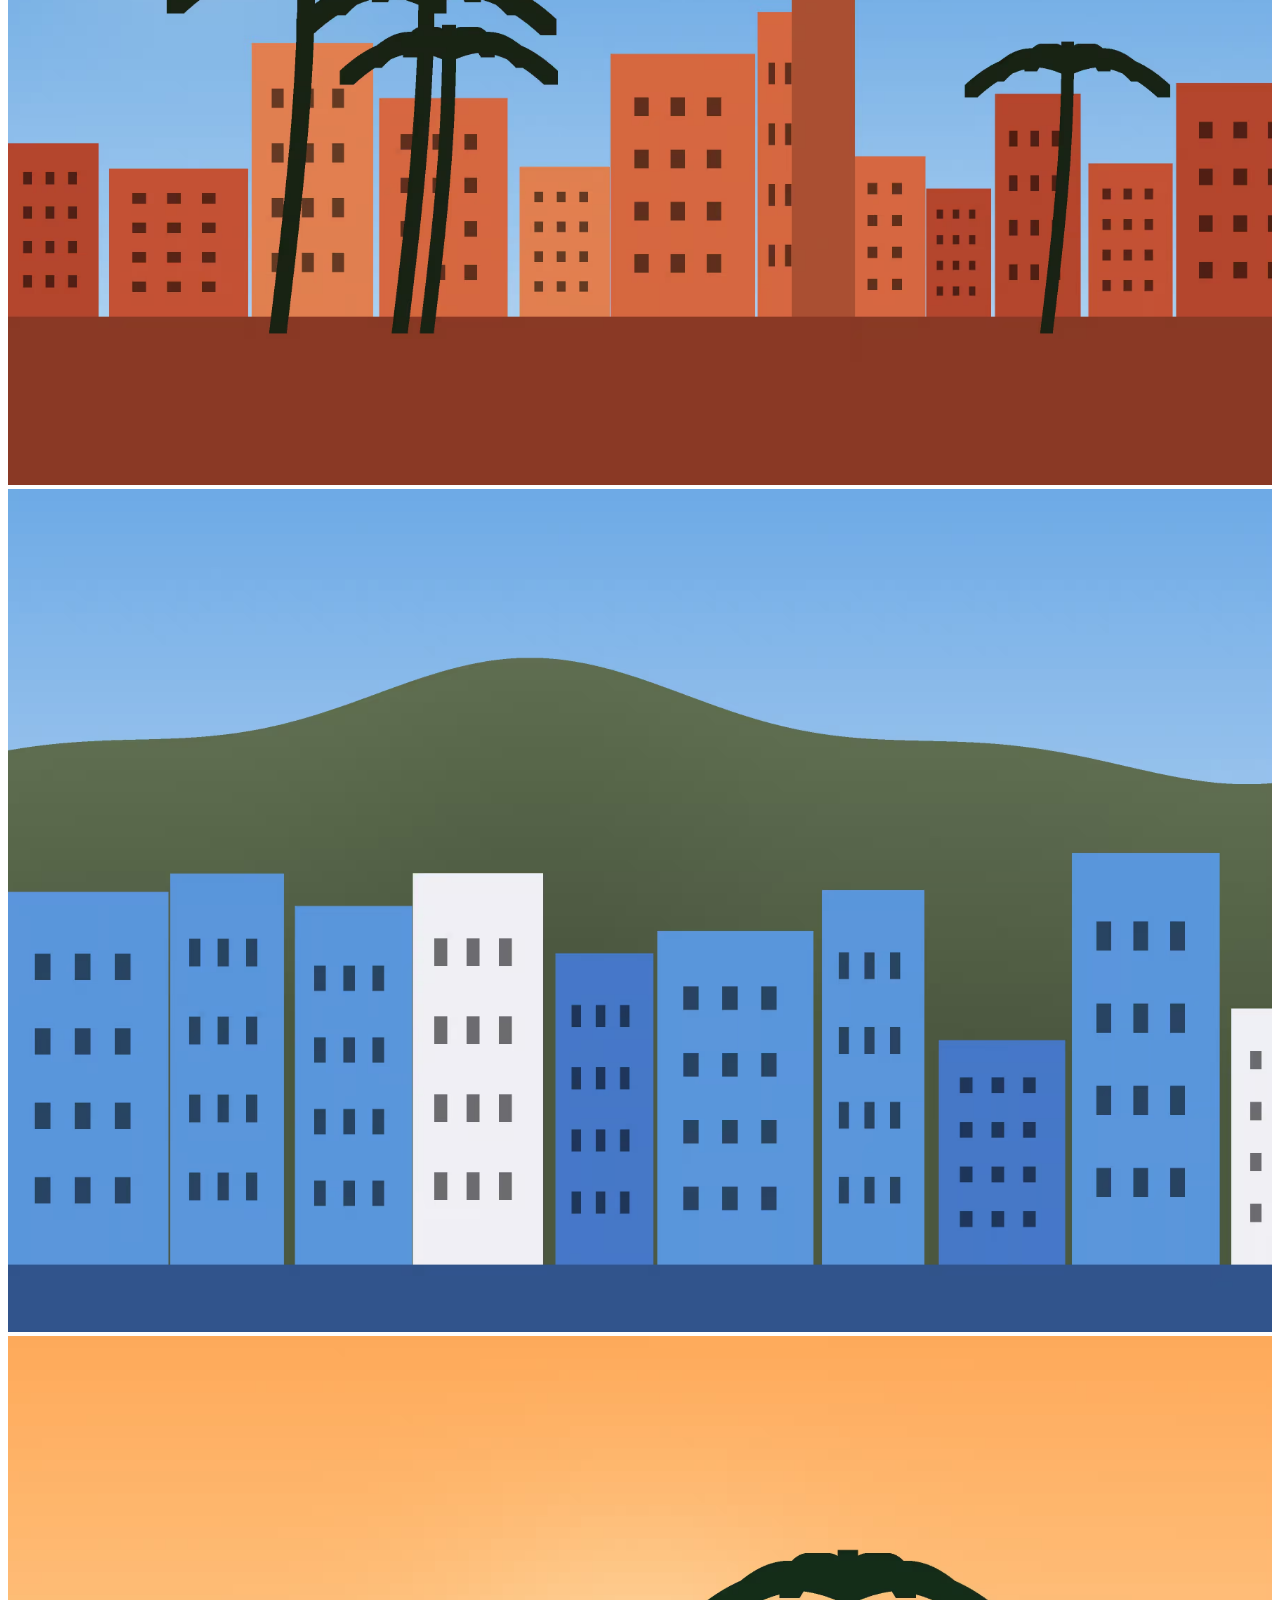
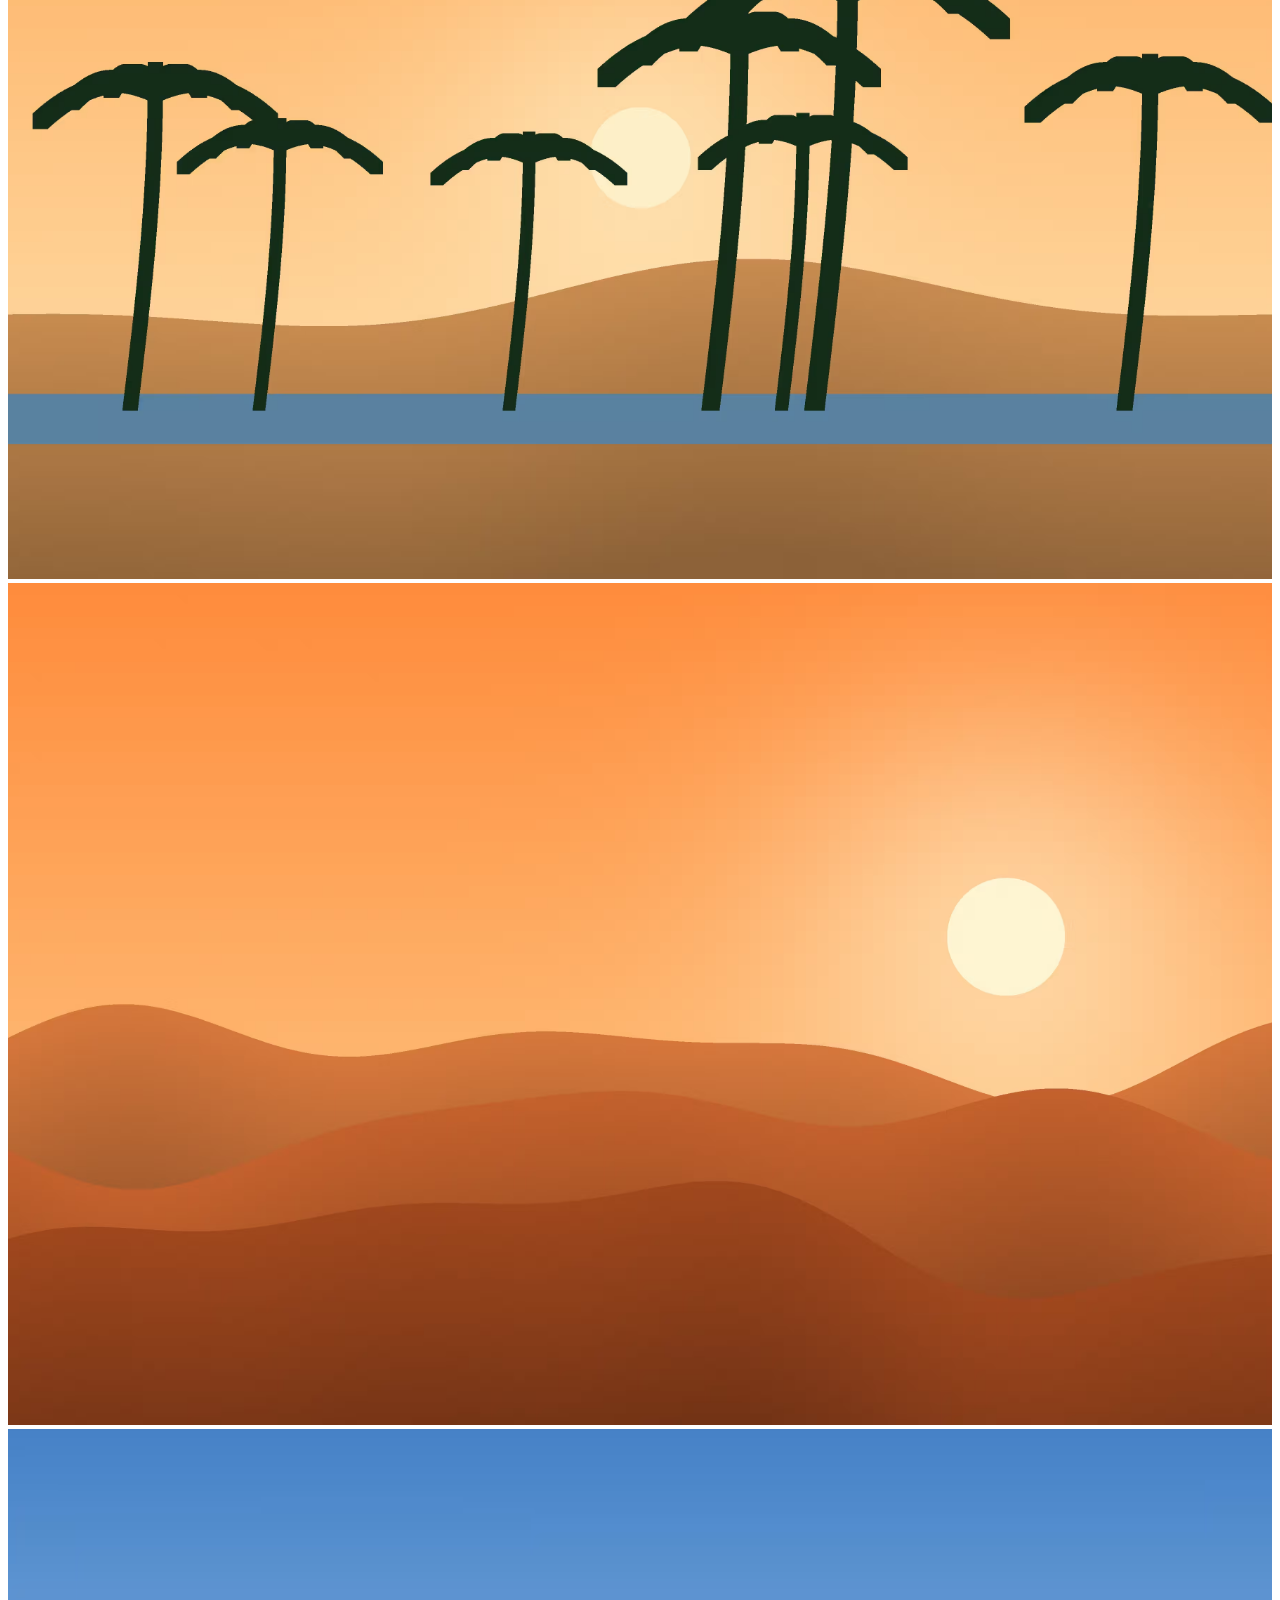
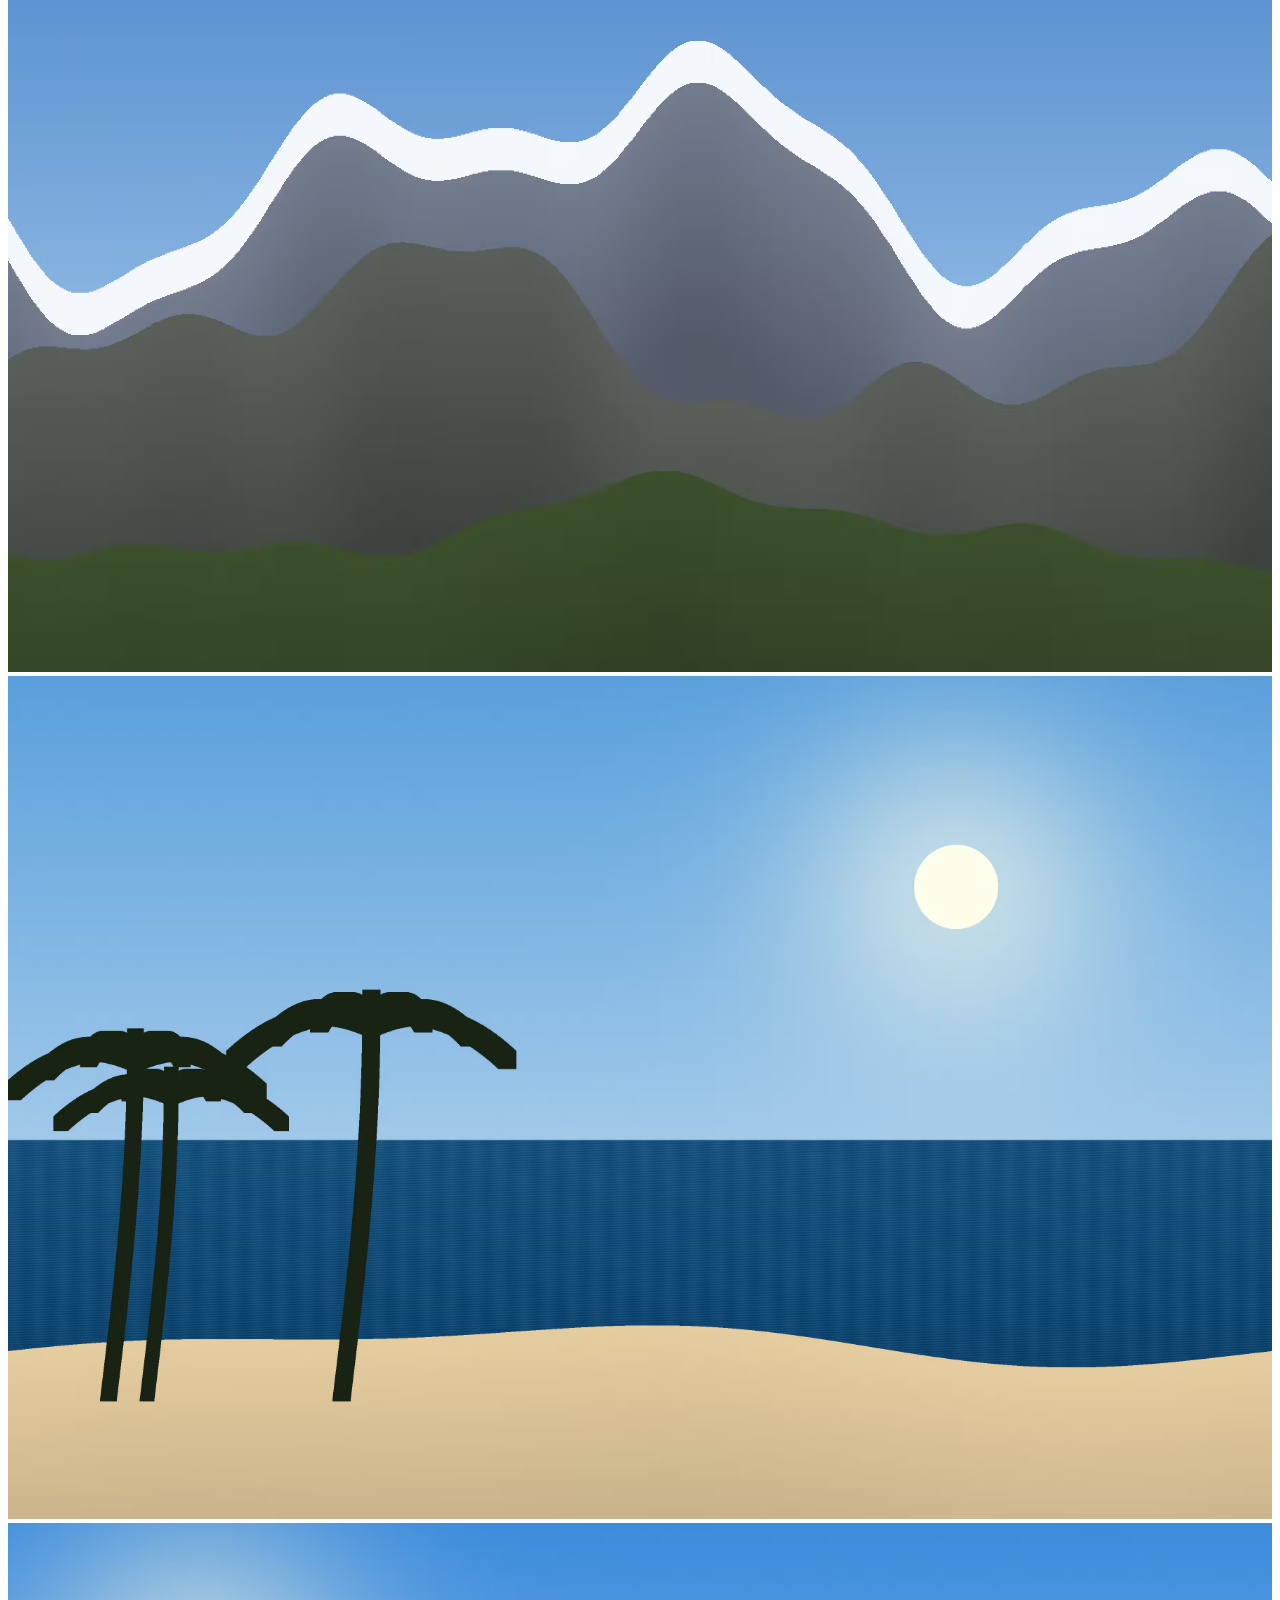
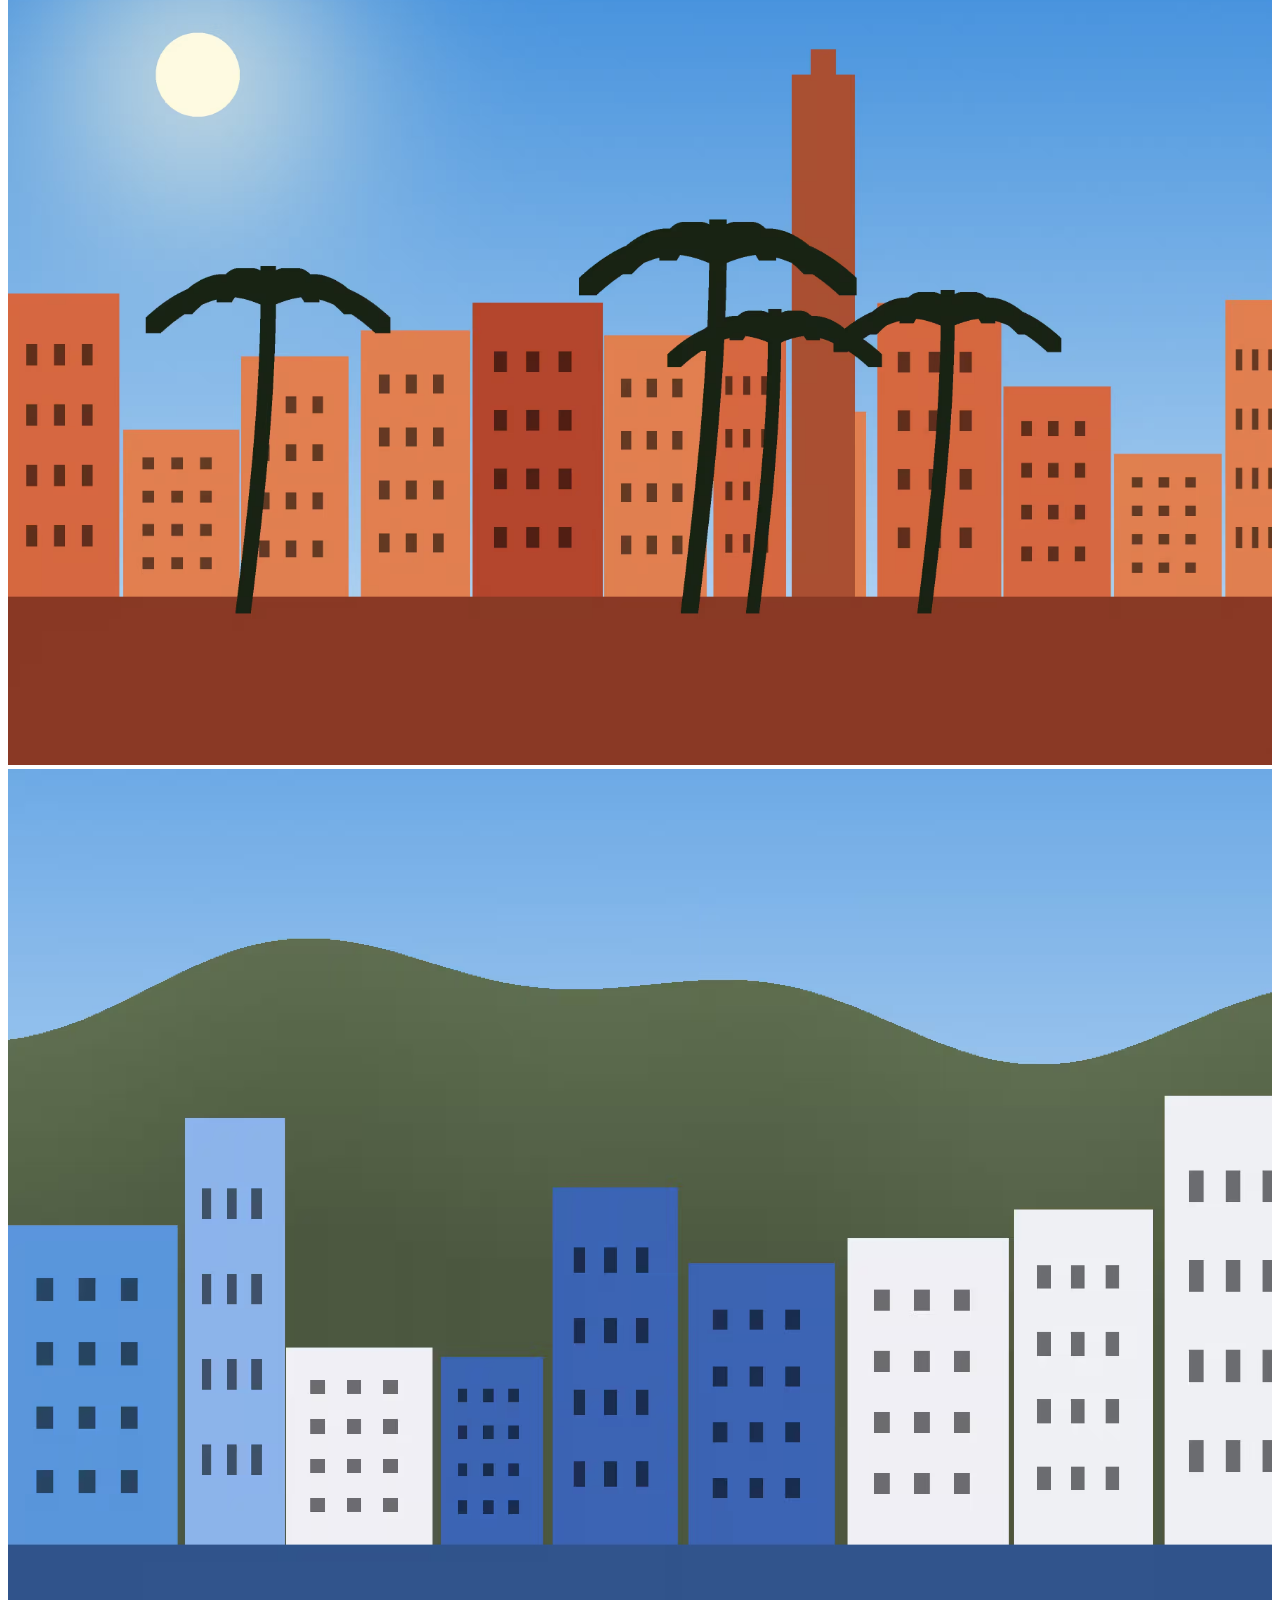
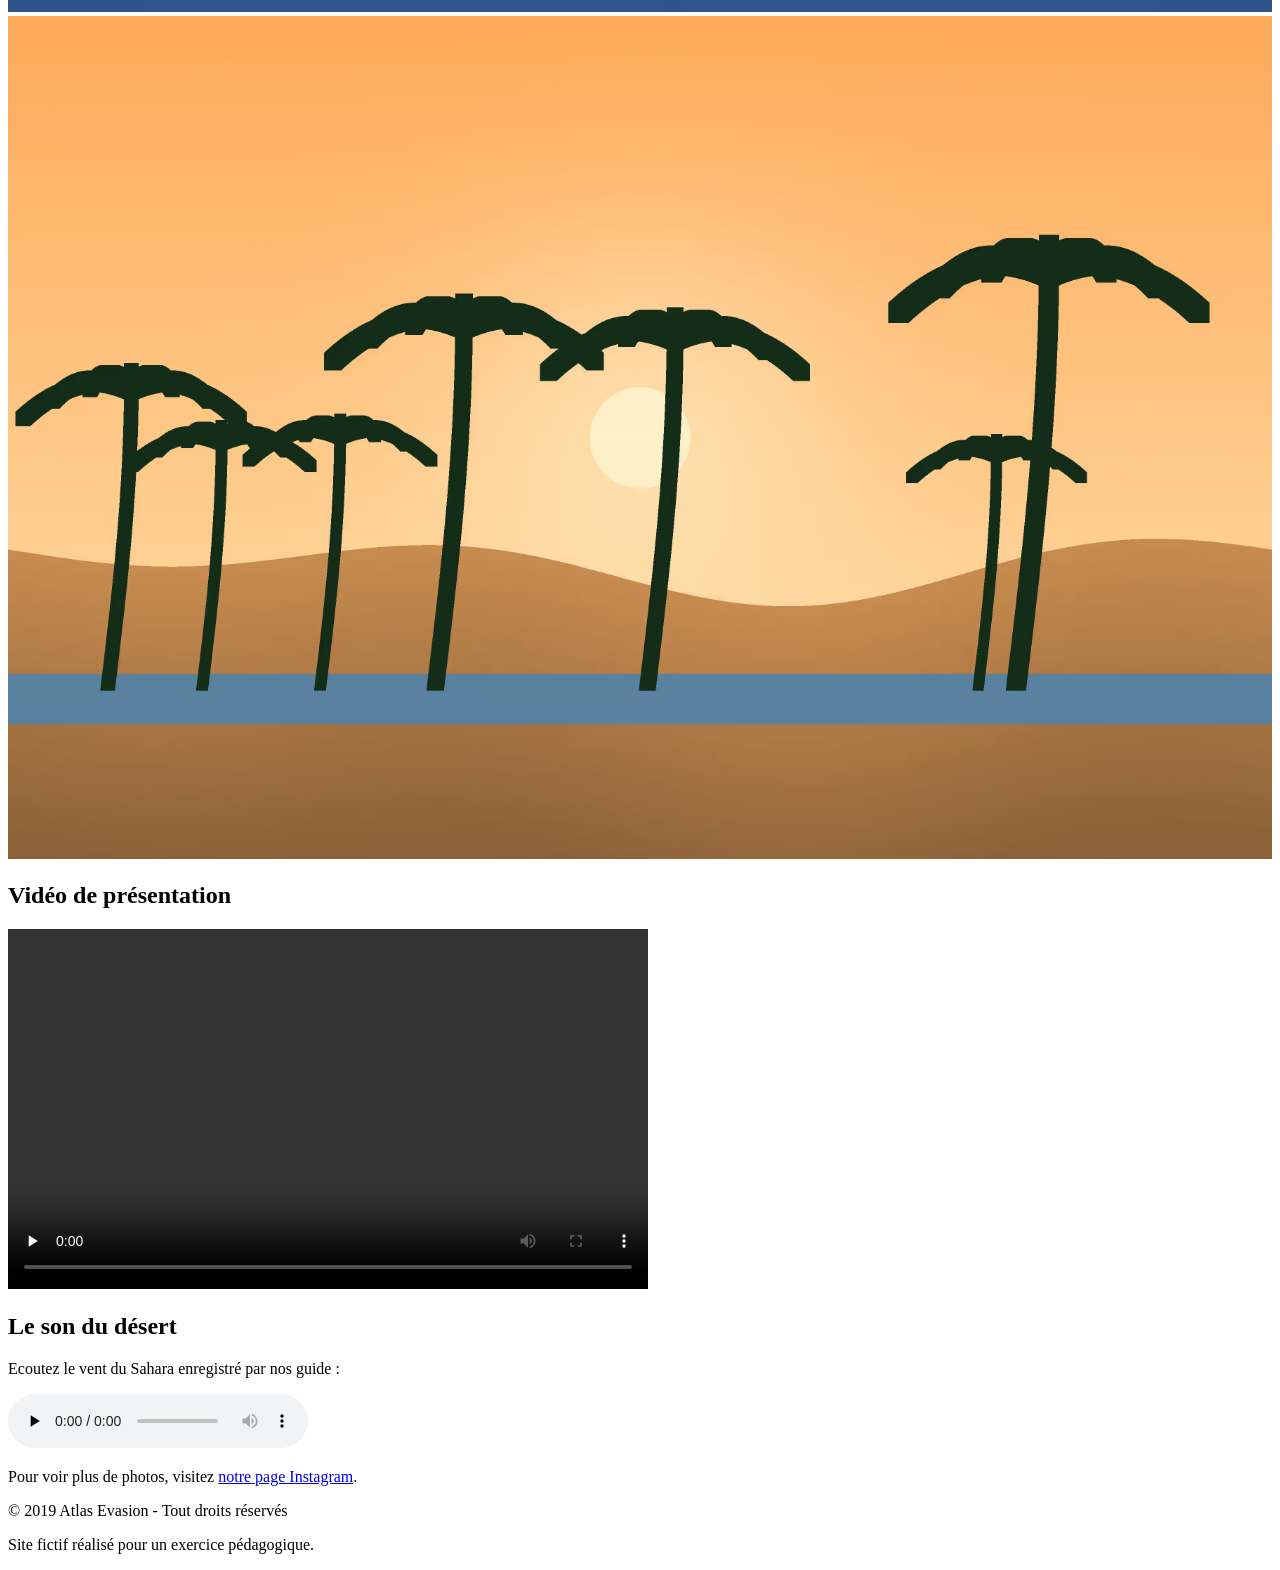
<file: galerie.html>
<!DOCTYPE html>
<html lang="fr">
<head>
<meta charset="UTF-8">
<meta name="viewport" content="width=device-width, initial-scale=1">
<title>Atlas Evasion - Galerie</title>
<meta name="description" content="Galerie photos, vidéo et sons des circuits Atlas Évasion au Maroc : désert, Marrakech, Essaouira, Chefchaouen et Atlas.">
<link rel="stylesheet" href="style.css">
</head>
<body>

<div id="menu">
<p><a href="index.html">Accueil</a> | <a href="destinations.html">Destinations</a> | <a href="galerie.html">Galerie</a> | <a href="tarifs.html">Tarifs</a> | <a href="contact.html">Contact</a></p>
</div>

<main>
<h1>Galerie photos</h1>

<p>Dans cette galerie vous trouverez :</p>
<ul>
<li>des photos de nos circuits</li>
<li>une vidéo de présentation</li>
<li>le son du désert</li>
</ul>

<p>Lorem ipsum dolor sit amet, consectetur adipiscing elit. Sed do eiusmod tempor incididunt ut labore et dolore magna aliqua. Ut enim ad minim veniam, quis nostrud exercitation ullamco laboris.</p>

<h2>Photos de nos circuits</h2>

<!-- Dimensions estimées (1600x1067) : à remplacer par les vraies (le script de conversion les affiche).
     Alt provisoires : à remplacer par une vraie description de chaque photo. -->
<!-- Première photo : chargement prioritaire (pas de lazy-load) -->
<img src="images/galerie/photo-01.avif" alt="Photo 1 de nos circuits au Maroc" width="1600" height="1067" fetchpriority="high">
<img src="images/galerie/photo-02.avif" alt="Photo 2 de nos circuits au Maroc" width="1600" height="1067" loading="lazy" decoding="async">
<img src="images/galerie/photo-03.avif" alt="Photo 3 de nos circuits au Maroc" width="1600" height="1067" loading="lazy" decoding="async">
<img src="images/galerie/photo-04.avif" alt="Photo 4 de nos circuits au Maroc" width="1600" height="1067" loading="lazy" decoding="async">
<!-- Image cassée : images/Photo-Plage-Essaouira.html n'est pas une image.
     Remplacer par la vraie photo en .avif, puis décommenter la ligne suivante :
<img src="images/galerie/photo-plage-essaouira.avif" alt="La plage d'Essaouira et ses palmiers" width="1600" height="1067" loading="lazy" decoding="async">
-->
<img src="images/galerie/photo-05.avif" alt="Photo 5 de nos circuits au Maroc" width="1600" height="1067" loading="lazy" decoding="async">
<img src="images/galerie/photo-06.avif" alt="Photo 6 de nos circuits au Maroc" width="1600" height="1067" loading="lazy" decoding="async">
<img src="images/galerie/photo-07.avif" alt="Photo 7 de nos circuits au Maroc" width="1600" height="1067" loading="lazy" decoding="async">
<img src="images/galerie/photo-08.avif" alt="Photo 8 de nos circuits au Maroc" width="1600" height="1067" loading="lazy" decoding="async">
<img src="images/galerie/photo-09.avif" alt="Photo 9 de nos circuits au Maroc" width="1600" height="1067" loading="lazy" decoding="async">
<img src="images/galerie/photo-10.avif" alt="Photo 10 de nos circuits au Maroc" width="1600" height="1067" loading="lazy" decoding="async">
<img src="images/galerie/photo-11.avif" alt="Photo 11 de nos circuits au Maroc" width="1600" height="1067" loading="lazy" decoding="async">
<img src="images/galerie/photo-12.avif" alt="Photo 12 de nos circuits au Maroc" width="1600" height="1067" loading="lazy" decoding="async">

<h2>Vidéo de présentation</h2>
<!-- Sans autoplay et avec preload="none" : rien n'est téléchargé tant que le visiteur ne clique pas sur lecture.
     Le fichier media/video-maroc.mp4.html n'est probablement pas une vraie vidéo : voir les explications. -->
<video src="media/video-maroc.mp4" controls preload="none" width="640" height="360">
Votre navigateur ne peut pas lire cette vidéo.
</video>

<h2>Le son du désert</h2>
<p>Ecoutez le vent du Sahara enregistré par nos guide :</p>
<audio src="media/son-du-desert.wav" controls preload="none"></audio>

<p>Pour voir plus de photos, visitez <a href="https://www.instagram.com/" target="_blank" rel="noopener noreferrer">notre page Instagram</a>.</p>
</main>

<div id="pied">
<p>© 2019 Atlas Evasion - Tout droits réservés</p>
<p>Site fictif réalisé pour un exercice pédagogique.</p>
</div>

</body>
</html>
</file>
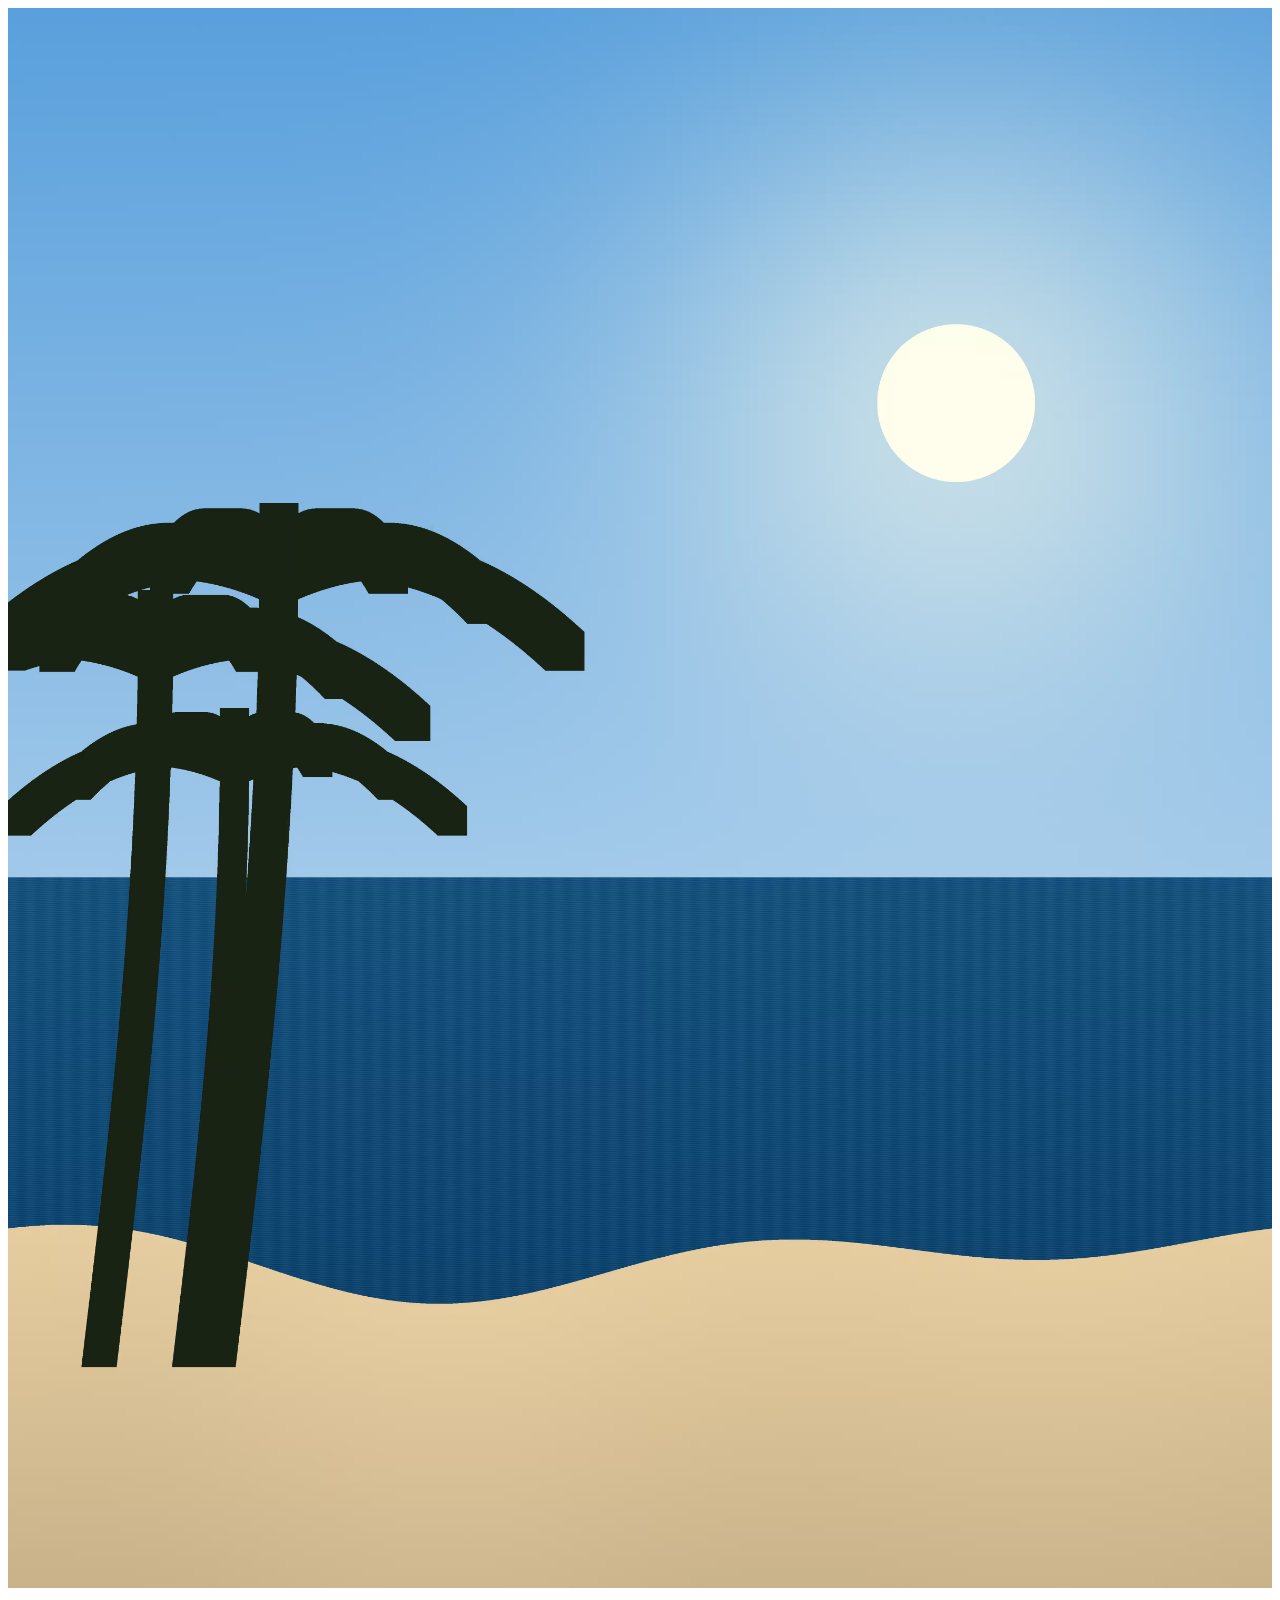
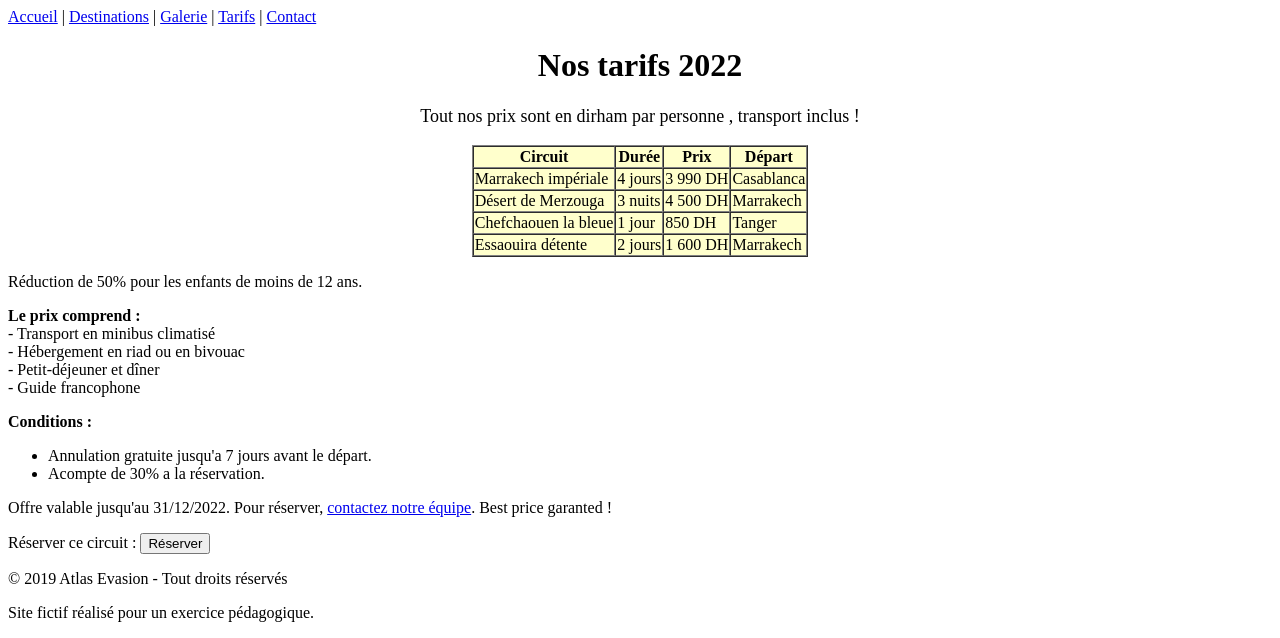
<file: tarifs.html>
<!DOCTYPE html>
<html lang="fr">
<head>
<meta charset="UTF-8">
<meta name="viewport" content="width=device-width, initial-scale=1">
<title>Atlas Evasion - Tarifs</title>
<meta name="description" content="Découvrez les tarifs des circuits Atlas Évasion au Maroc : Marrakech, désert de Merzouga, Chefchaouen et Essaouira.">
<link rel="stylesheet" href="style.css">
</head>
<body>

<!-- Image LCP : chargement prioritaire. Dimensions estimées : à remplacer par les vraies. -->
<img src="images/banniere-tarifs.avif" alt="Plage d'Essaouira bordée de palmiers" width="1600" height="400" fetchpriority="high">

<div id="menu">
<p><a href="index.html">Accueil</a> | <a href="destinations.html">Destinations</a> | <a href="galerie.html">Galerie</a> | <a href="tarifs.html">Tarifs</a> | <a href="contact.html">Contact</a></p>
</div>

<center>
<h1>Nos tarifs 2022</h1>
<font size="4">Tout nos prix sont en dirham par personne , transport inclus !</font>
</center>

<br>

<table border="1" cellspacing="0" bgcolor="#FFFFCC" align="center">
<tr>
<th scope="col">Circuit</th>
<th scope="col">Durée</th>
<th scope="col">Prix</th>
<th scope="col">Départ</th>
</tr>
<tr>
<td>Marrakech impériale</td>
<td>4 jours</td>
<td>3 990 DH</td>
<td>Casablanca</td>
</tr>
<tr>
<td>Désert de Merzouga</td>
<td>3 nuits</td>
<td>4 500 DH</td>
<td>Marrakech</td>
</tr>
<tr>
<td>Chefchaouen la bleue</td>
<td>1 jour</td>
<td>850 DH</td>
<td>Tanger</td>
</tr>
<tr>
<td>Essaouira détente</td>
<td>2 jours</td>
<td>1 600 DH</td>
<td>Marrakech</td>
</tr>
</table>

<p>Réduction de 50% pour les enfants de moins de 12 ans.</p>

<p><b>Le prix comprend :</b><br>
- Transport en minibus climatisé<br>
- Hébergement en riad ou en bivouac<br>
- Petit-déjeuner et dîner<br>
- Guide francophone<br>
</p>

<p><b>Conditions :</b></p>
<ul>
<li>Annulation gratuite jusqu'a 7 jours avant le départ.</li>
<li>Acompte de 30% a la réservation.</li>
</ul>

<p>Offre valable jusqu'au 31/12/2022. Pour réserver, <a href="contact.html">contactez notre équipe</a>. Best price garanted !</p>

<form action="contact.html">
<p>Réserver ce circuit : <input type="submit" value="Réserver"></p>
</form>

<div id="pied">
<p>© 2019 Atlas Evasion - Tout droits réservés</p>
<p>Site fictif réalisé pour un exercice pédagogique.</p>
</div>

</body>
</html>
</file>
<file: style.css>
/* Les images prennent toute la largeur de l'écran, avec leur vrai ratio. */
img {
  width: 100%;
  height: auto;
}

/* Le logo reste petit. */
#entete img {
  width: 100px;
}
</file>
